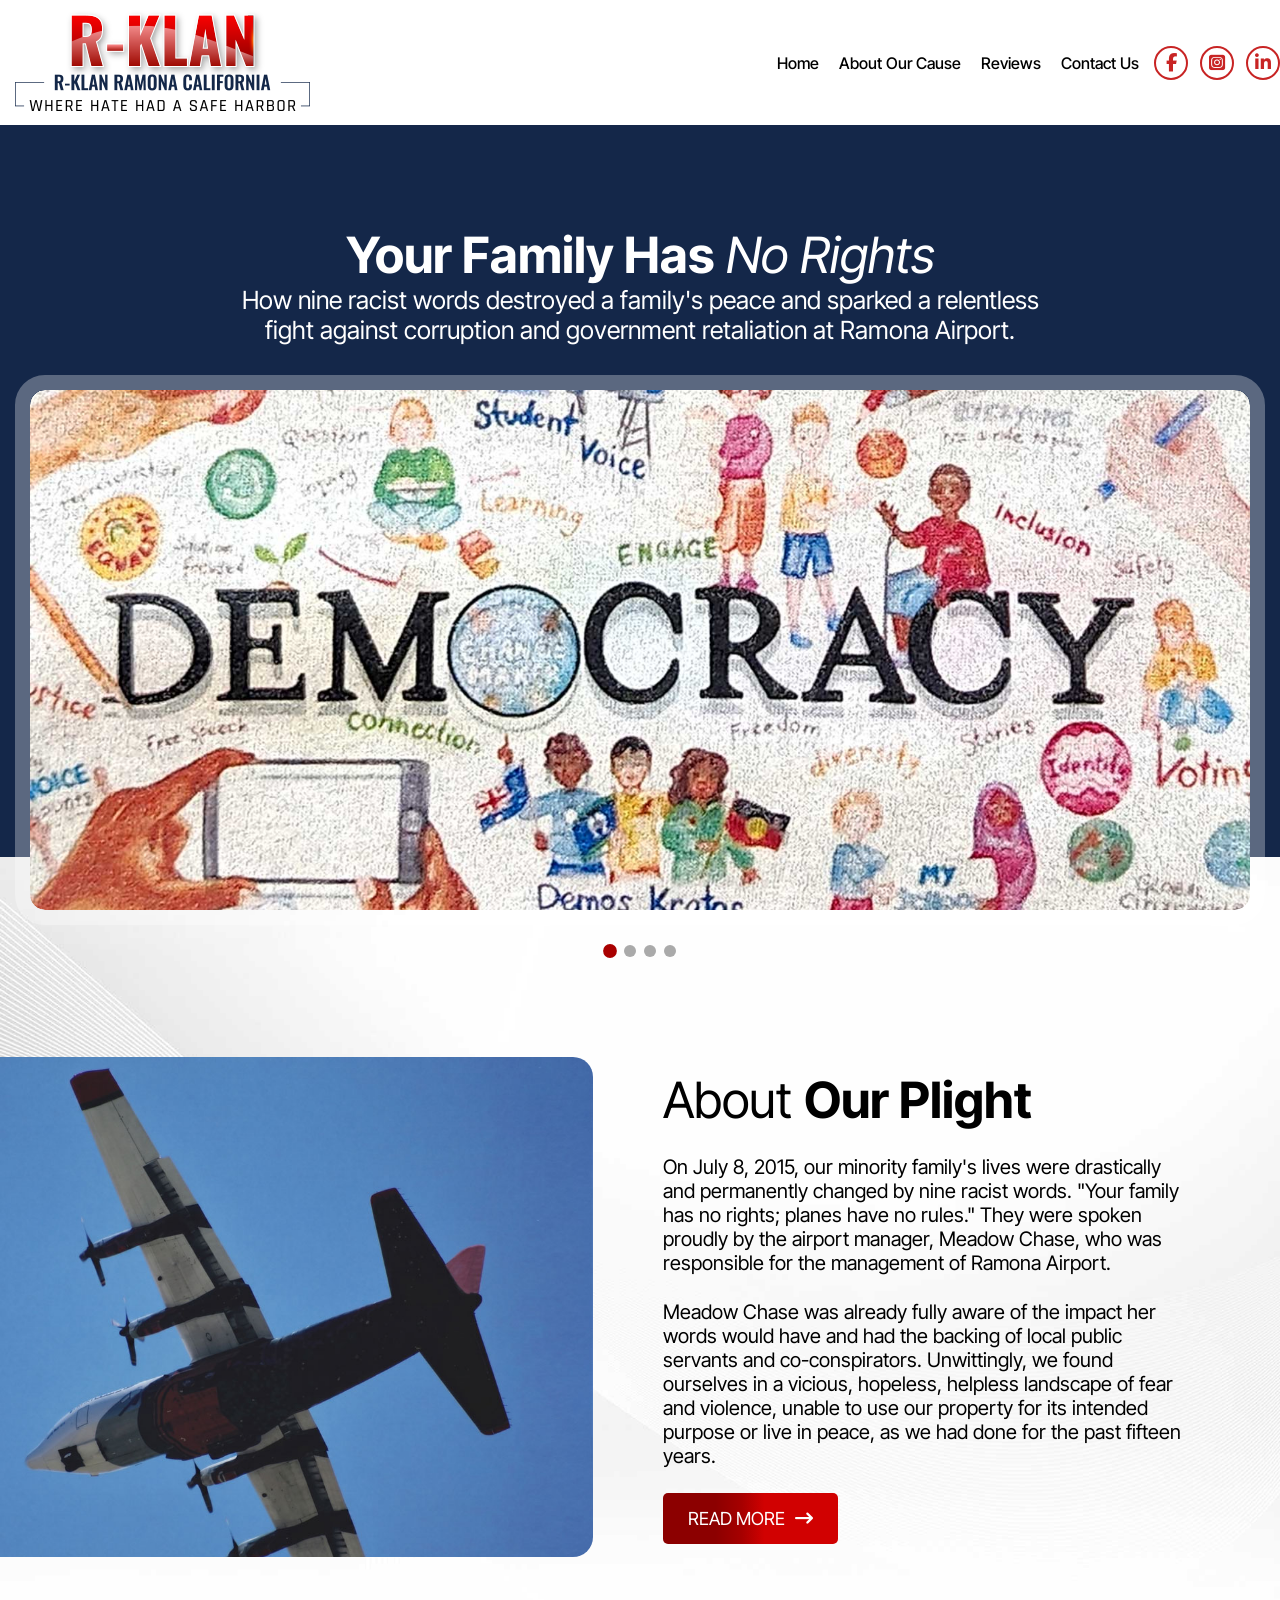
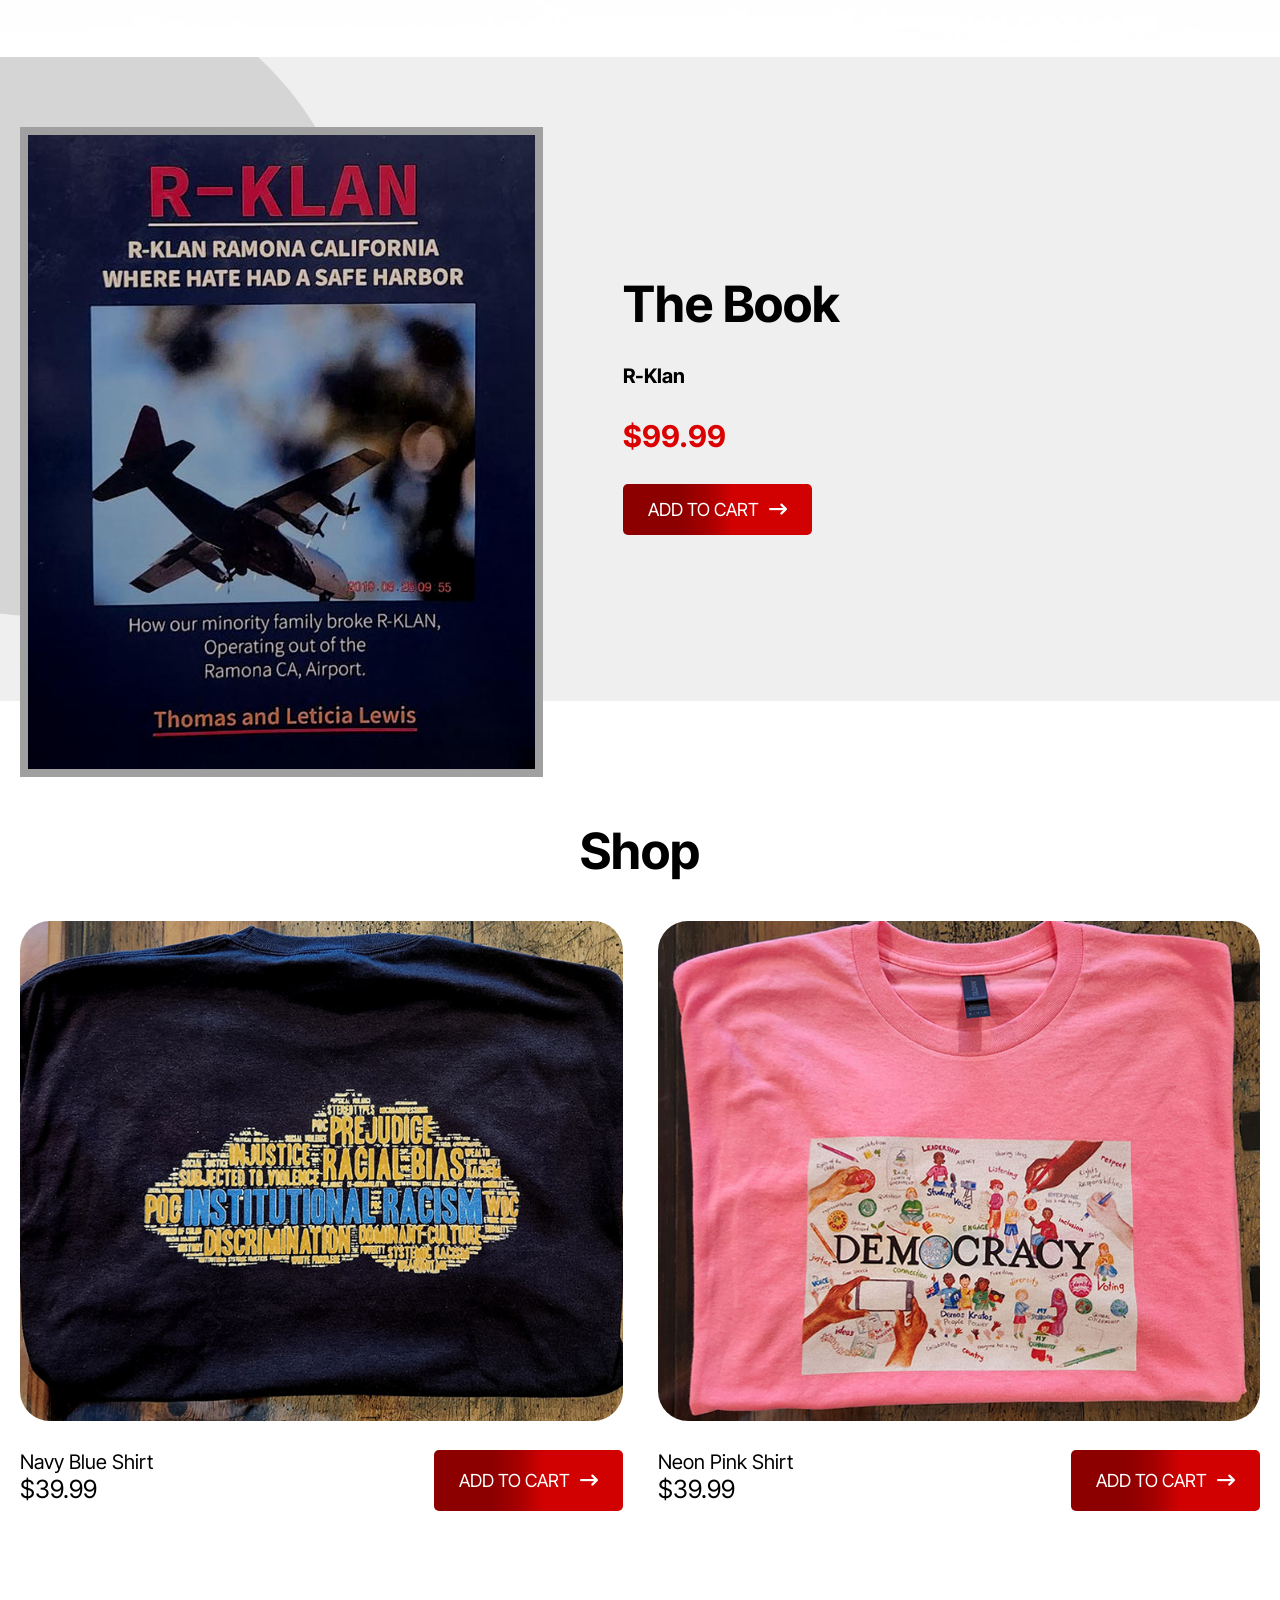
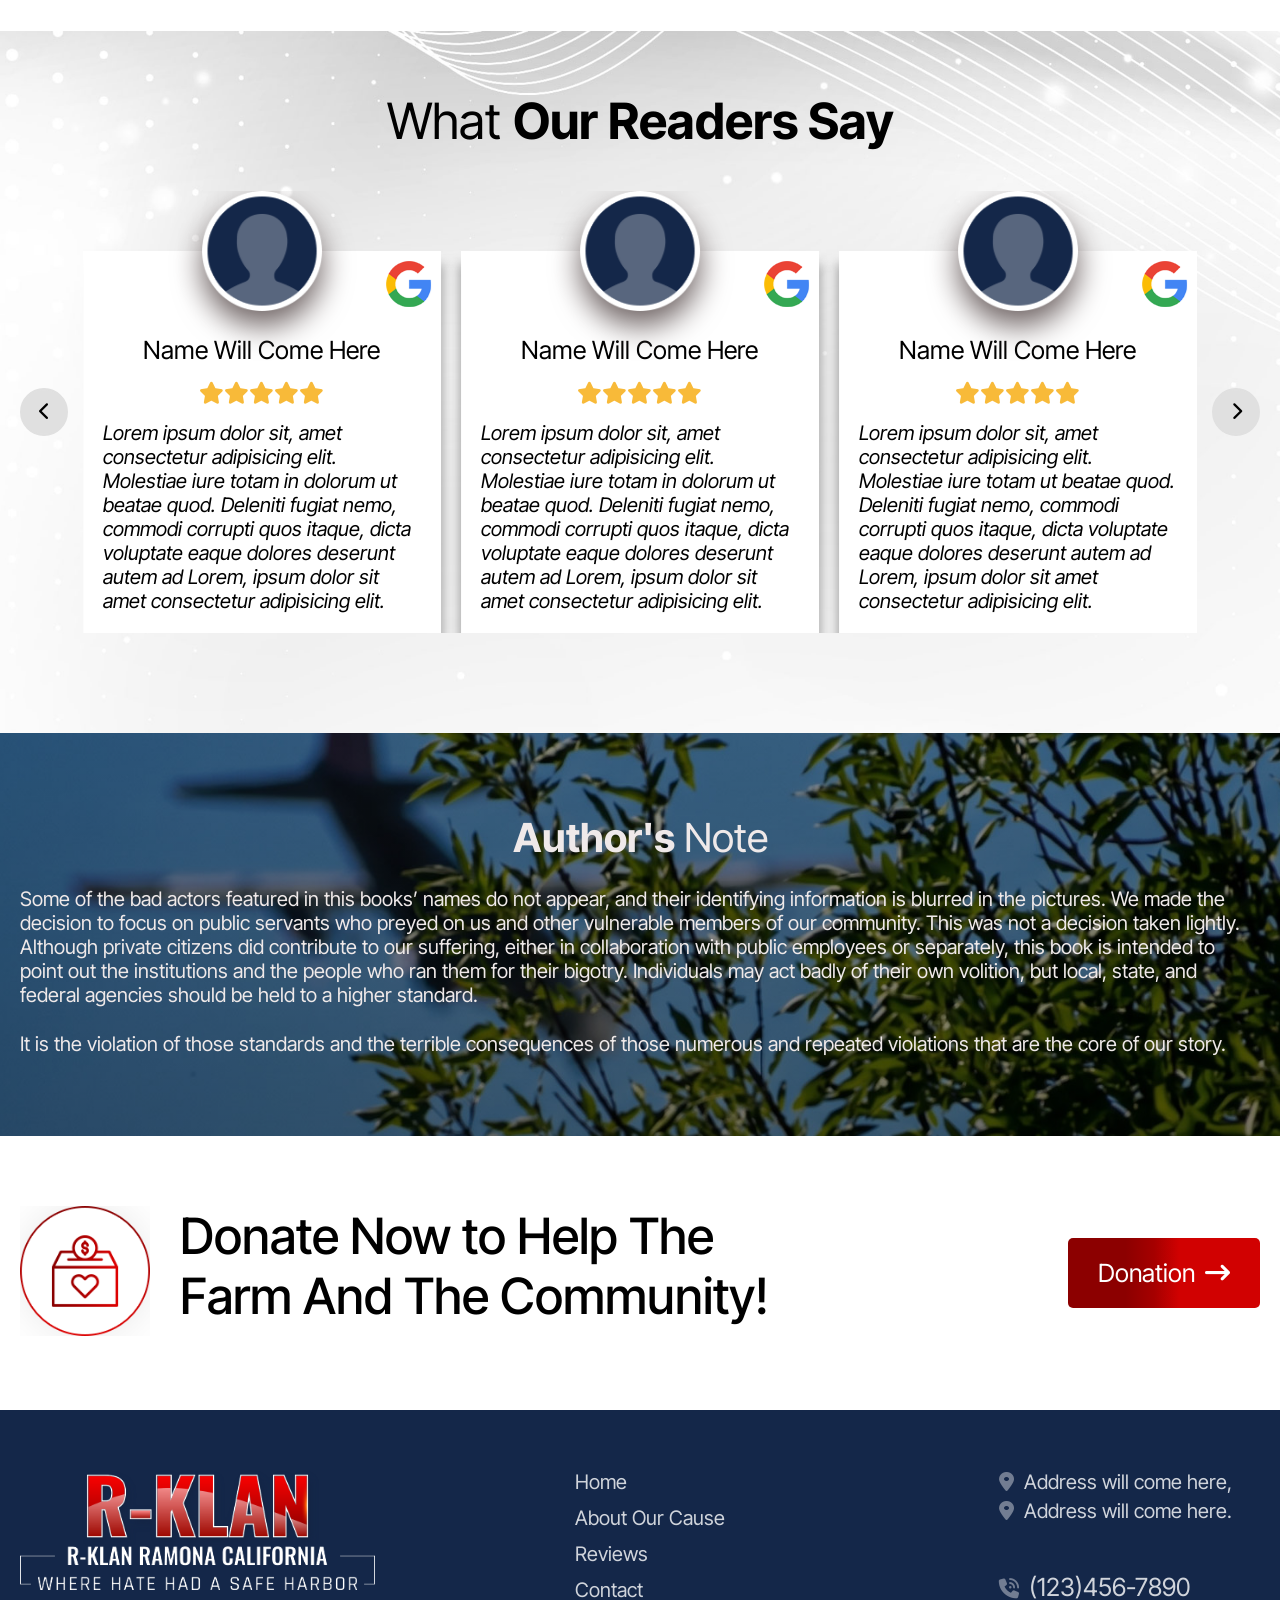
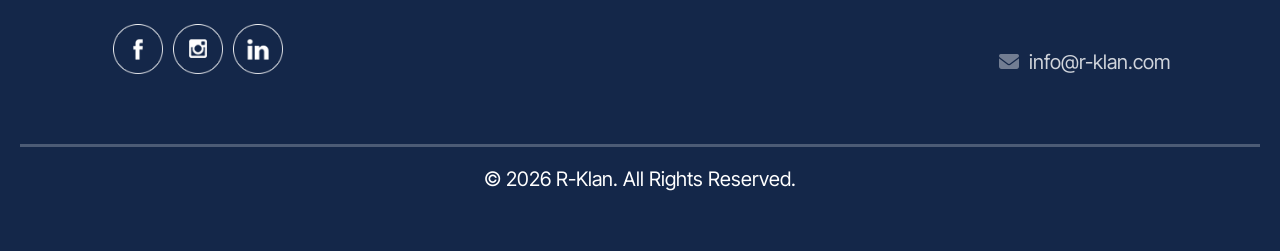
<file: index.html>
<!DOCTYPE html>
<html lang="en">

<head>
    <meta charset="UTF-8">
    <meta name="viewport" content="width=device-width, initial-scale=1.0">
    <title>R-klan</title>
    <link rel="stylesheet" href="css/style.css">
    <link rel="stylesheet" href="css/responsive.css">
    <link rel="stylesheet" href="https://cdnjs.cloudflare.com/ajax/libs/font-awesome/6.7.2/css/all.min.css">
    <script src="js/script.js" defer></script>
</head>
<body>

    <!-- Nav-Bar -->
      <!-- Nav-Bar -->
<header id="nav-bar">
    <div class="container">
        <div class="logo">
            <figure>
                <div class="img">
                    <a href="index.html"><img src="image/home/nav-logo.png" alt="Logo"></a>
                </div>
            </figure>
        </div>

        <div class="said" id="navSaid">
            <div class="text">
                <ul>
                    <li><a href="index.html">Home</a></li>
                    <li><a href="about.html">About Our Cause</a></li>
                    <li><a href="reviews.html">Reviews</a></li>
                    <li><a href="contact.html">Contact Us</a></li>
                </ul>
            </div>
            <div class="icon">
                <i class="fa-brands fa-facebook-f"></i>
                <i class="fa-brands fa-square-instagram"></i>
                <i class="fa-brands fa-linkedin-in"></i>
            </div>
        </div>

        <button class="menu-toggle" id="menuToggle" type="button" aria-label="Toggle menu" aria-expanded="false">
            <span class="icon-bars">
                <span></span>
                <span></span>
                <span></span>
            </span>
            <span class="icon-close">&times;</span>
        </button>
    </div>
</header>
    <!-- Nav-Bar -->

    <!-- democracy  -->
     <section id="democracy">
    <div class="container">

        <div class="contents">
            <h1><b>Your Family Has</b> <i>No Rights</i></h1>
            <p>
                How nine racist words destroyed a family's peace and sparked a relentless fight against corruption
                and government retaliation at Ramona Airport.
            </p>
        </div>

        <div class="slider">
            <div class="images" id="sliderWrapper">
                <div class="slider-track" id="sliderTrack">
                    <div class="image">
                        <figure><img src="image/home/Democracy.jpg" alt="Slide 1" draggable="false"></figure>
                    </div>
                    <div class="image">
                        <figure><img src="image/home/imageslider1.jpg" alt="Slide 2" draggable="false"></figure>
                    </div>
                    <div class="image">
                        <figure><img src="image/home/imageslider2.jpg" alt="Slide 3" draggable="false"></figure>
                    </div>
                    <div class="image">
                        <figure><img src="image/home/imageslider3.jpg" alt="Slide 4" draggable="false"></figure>
                    </div>
                </div>
            </div>

            <div class="slider-dots" id="sliderDots">
                <button class="dot active" data-index="0" aria-label="Go to slide 1"></button>
                <button class="dot" data-index="1" aria-label="Go to slide 2"></button>
                <button class="dot" data-index="2" aria-label="Go to slide 3"></button>
                <button class="dot" data-index="3" aria-label="Go to slide 4"></button>
            </div>
        </div>
    </div>
</section>
    <!-- democracy  -->

    <!-- about -->
    <section id="about">
        <div class="row">
            <div class="image">

            </div>

            <div class="text">
                <div class="heading">
                    <h2>About <b>Our Plight</b></h2>
                </div>
                <div class="para">
                    <p>On July 8, 2015, our minority family's lives were drastically and permanently changed by nine
                        racist words. "Your family has no rights; planes have no rules." They were spoken proudly by
                        the airport manager, Meadow Chase, who was responsible for the management of Ramona Airport.
                    </p>
                    <p>Meadow Chase was already fully aware of the impact her words would have and had the backing
                        of local public servants and co-conspirators. Unwittingly, we found ourselves in a vicious,
                        hopeless, helpless landscape of fear and violence, unable to use our property for its
                        intended purpose or live in peace, as we had done for the past fifteen years.
                    </p>
                    <div class="btn">
                        <a href="#">READ MORE</a>
                    </div>
                </div>
            </div>
        </div>
    </section>
    <!-- about -->

    <!-- thebook -->

    <section id="book">
        <div class="container">
            <div class="content">
                <div class="image">
                    <figure>
                        <img src="image/home/Untitled-1.jpg" alt="">
                    </figure>
                </div>
                <div class="flex">
                    <div class="text">
                        <h2><b>The Book</b></h2>
                        <p><b>R-Klan</b></p>
                        <h3>$99.99</h3>
                    </div>
                    <div class="btn">
                        <a href="#">ADD TO CART</a>
                    </div>
                </div>
            </div>



        </div>
    </section>

    <!-- thebook -->

    <!-- shop -->

    <section id="shop">
        <div class="container">
            <h2><b>Shop</b></h2>
            <div class="contents">
                <div class="tshirt1">
                    <div class="image">
                        <figure>
                            <img src="image/home/t-shirt-1.jpg" alt="T-Shirt 1">
                        </figure>
                    </div>
                    <div class="text">
                        <div class="price">
                            <p>Navy Blue Shirt</p>
                            <h3>$39.99</h3>
                        </div>
                        <div class="btn">
                            <a href="#">ADD TO CART</a>
                        </div>
                    </div>
                </div>

                <div class="tshirt2">
                    <div class="image">
                        <figure>
                            <img src="image/home/t-shirt-2.jpg" alt="T-Shirt 2">
                        </figure>
                    </div>
                    <div class="text">
                        <div class="price">
                            <p>Neon Pink Shirt</p>
                            <h3>$39.99</h3>
                        </div>
                        <div class="btn">
                            <a href="#">ADD TO CART</a>
                        </div>
                    </div>
                </div>
            </div>
        </div>
    </section>


    <!-- shop -->


       <!-- review -->
<section id="review">
    <div class="container">
        <h2>What <b>Our Readers Say</b></h2>

        <div class="review-slider">
            <button class="review-arrow prev" id="reviewPrev" aria-label="Previous reviews">
                <i class="fa-solid fa-chevron-left"></i>
            </button>

            <div class="review-viewport" id="reviewViewport">
                <div class="review-track" id="reviewTrack">

                    <div class="box">
                        <div class="image">
                            <figure><img src="image/home/logo.png" alt="logo1"></figure>
                        </div>
                        <div class="text">
                            <h3>Name Will Come Here</h3>
                            <div class="icon">
                                <p><i class="fa-solid fa-star"></i></p>
                                <p><i class="fa-solid fa-star"></i></p>
                                <p><i class="fa-solid fa-star"></i></p>
                                <p><i class="fa-solid fa-star"></i></p>
                                <p><i class="fa-solid fa-star"></i></p>
                            </div>
                            <div class="position">
                                <figure><img src="image/home/google.png" alt="google"></figure>
                            </div>
                            <p><i>Lorem ipsum dolor sit, amet consectetur adipisicing elit. Molestiae iure totam in
                                    dolorum ut beatae quod. Deleniti fugiat nemo, commodi corrupti quos itaque, dicta
                                    voluptate eaque dolores deserunt autem ad Lorem, ipsum dolor sit amet consectetur
                                    adipisicing elit.</i></p>
                        </div>
                    </div>

                    <div class="box">
                        <div class="image">
                            <figure><img src="image/home/logo.png" alt="logo1"></figure>
                        </div>
                        <div class="text">
                            <h3>Name Will Come Here</h3>
                            <div class="icon">
                                <p><i class="fa-solid fa-star"></i></p>
                                <p><i class="fa-solid fa-star"></i></p>
                                <p><i class="fa-solid fa-star"></i></p>
                                <p><i class="fa-solid fa-star"></i></p>
                                <p><i class="fa-solid fa-star"></i></p>
                            </div>
                            <div class="position">
                                <figure><img src="image/home/google.png" alt="google"></figure>
                            </div>
                            <p><i>Lorem ipsum dolor sit, amet consectetur adipisicing elit. Molestiae iure totam in
                                    dolorum ut beatae quod. Deleniti fugiat nemo, commodi corrupti quos itaque, dicta
                                    voluptate eaque dolores deserunt autem ad Lorem, ipsum dolor sit amet consectetur
                                    adipisicing elit.</i></p>
                        </div>
                    </div>

                    <div class="box">
                        <div class="image">
                            <figure><img src="image/home/logo.png" alt="logo1"></figure>
                        </div>
                        <div class="text">
                            <h3>Name Will Come Here</h3>
                            <div class="icon">
                                <p><i class="fa-solid fa-star"></i></p>
                                <p><i class="fa-solid fa-star"></i></p>
                                <p><i class="fa-solid fa-star"></i></p>
                                <p><i class="fa-solid fa-star"></i></p>
                                <p><i class="fa-solid fa-star"></i></p>
                            </div>
                            <div class="position">
                                <figure><img src="image/home/google.png" alt="google"></figure>
                            </div>
                            <p><i>Lorem ipsum dolor sit, amet consectetur adipisicing elit. Molestiae iure totam
                                    ut beatae quod. Deleniti fugiat nemo, commodi corrupti quos itaque, dicta voluptate
                                    eaque dolores deserunt autem ad Lorem, ipsum dolor sit amet consectetur adipisicing
                                    elit.</i></p>
                        </div>
                    </div>

                    <div class="box">
                        <div class="image">
                            <figure><img src="image/home/logo.png" alt="logo1"></figure>
                        </div>
                        <div class="text">
                            <h3>Name Will Come Here</h3>
                            <div class="icon">
                                <p><i class="fa-solid fa-star"></i></p>
                                <p><i class="fa-solid fa-star"></i></p>
                                <p><i class="fa-solid fa-star"></i></p>
                                <p><i class="fa-solid fa-star"></i></p>
                                <p><i class="fa-solid fa-star"></i></p>
                            </div>
                            <div class="position">
                                <figure><img src="image/home/google.png" alt="google"></figure>
                            </div>
                            <p><i>Lorem ipsum dolor sit, amet consectetur adipisicing elit. Molestiae iure totam in
                                    dolorum ut beatae quod. Deleniti fugiat nemo, commodi corrupti quos itaque, dicta
                                    voluptate eaque dolores deserunt autem ad Lorem, ipsum dolor sit amet consectetur
                                    adipisicing elit.</i></p>
                        </div>
                    </div>

                    <div class="box">
                        <div class="image">
                            <figure><img src="image/home/logo.png" alt="logo1"></figure>
                        </div>
                        <div class="text">
                            <h3>Name Will Come Here</h3>
                            <div class="icon">
                                <p><i class="fa-solid fa-star"></i></p>
                                <p><i class="fa-solid fa-star"></i></p>
                                <p><i class="fa-solid fa-star"></i></p>
                                <p><i class="fa-solid fa-star"></i></p>
                                <p><i class="fa-solid fa-star"></i></p>
                            </div>
                            <div class="position">
                                <figure><img src="image/home/google.png" alt="google"></figure>
                            </div>
                            <p><i>Lorem ipsum dolor sit, amet consectetur adipisicing elit. Molestiae iure totam in
                                    dolorum ut beatae quod. Deleniti fugiat nemo, commodi corrupti quos itaque, dicta
                                    voluptate eaque dolores deserunt autem ad Lorem, ipsum dolor sit amet consectetur
                                    adipisicing elit.</i></p>
                        </div>
                    </div>

                    <div class="box">
                        <div class="image">
                            <figure><img src="image/home/logo.png" alt="logo1"></figure>
                        </div>
                        <div class="text">
                            <h3>Name Will Come Here</h3>
                            <div class="icon">
                                <p><i class="fa-solid fa-star"></i></p>
                                <p><i class="fa-solid fa-star"></i></p>
                                <p><i class="fa-solid fa-star"></i></p>
                                <p><i class="fa-solid fa-star"></i></p>
                                <p><i class="fa-solid fa-star"></i></p>
                            </div>
                            <div class="position">
                                <figure><img src="image/home/google.png" alt="google"></figure>
                            </div>
                            <p><i>Lorem ipsum dolor sit, amet consectetur adipisicing elit. Molestiae iure totam
                                    ut beatae quod. Deleniti fugiat nemo, commodi corrupti quos itaque, dicta voluptate
                                    eaque dolores deserunt autem ad Lorem, ipsum dolor sit amet consectetur adipisicing
                                    elit.</i></p>
                        </div>
                    </div>

                </div>
            </div>

            <button class="review-arrow next" id="reviewNext" aria-label="Next reviews">
                <i class="fa-solid fa-chevron-right"></i>
            </button>
        </div>
    </div>
</section>
<!-- review -->

    <!-- note -->

    <section id="note">
        <h2><b>Author's</b> Note</h2>
        <div class="container">
            <p>Some of the bad actors featured in this books’ names do not appear, and their identifying information is
                blurred in the pictures. We made the decision to focus on public servants who preyed on us and other
                vulnerable members of our community. This was not a decision taken lightly. Although private citizens
                did contribute to our suffering, either in collaboration with public employees or separately, this book
                is intended to point out the institutions and the people who ran them for their bigotry. Individuals may
                act badly of their own volition, but local, state, and federal agencies should be held to a higher
                standard.</p>
            <p>It is the violation of those standards and the terrible consequences of those numerous and repeated
                violations that are the core of our story.</p>
        </div>
    </section>


    <!-- note -->

    <!-- donate -->

    <section id="donate">
        <div class="container">
            <div class="content">
                <div class="image">
                    <figure>
                        <img src="image/home/fonation-logo.png" alt="donation">
                    </figure>
                </div>
                <div class="text">
                    <h2>Donate Now to Help The</h2>
                    <h2>Farm And The Community!</h2>
                </div>
            </div>
            <div class="btn">
                <a href="#">Donation</a>
            </div>
        </div>
    </section>


    <!-- donate -->

    <!-- footer -->

    <footer>
        <div class="container">
            <div class="contents">
                <div class="content1">
                    <div class="image">
                        <figure>
                            <a href="index.html"><img src="image/home/foot-logo.png" alt="logo" class="logo"></a>
                        </figure>
                        <figure>
                            <div class="icon">
                                <img src="image/home/foot-facebook.png" alt="">
                                <img src="image/home/foot-insta.png" alt="">
                                <img src="image/home/foot-linkden.png" alt="">
                            </div>
                        </figure>
                    </div>
                </div>
                <div class="content2">
                    <ul>
                        <li><a href="index.html">Home</a></li>
                        <li><a href="about.html">About Our Cause</a></li>
                        <li><a href="reviews.html">Reviews</a></li>
                        <li><a href="contact.html">Contact</a></li>
                    </ul>
                </div>
                <div class="content3">
                    <div class="address">
                        <p>Address will come here,</p>
                        <p>Address will come here.</p>
                    </div>
                    <h3>(123)456-7890</h3>
                    <p>info@r-klan.com</p>
                </div>
            </div>
            <div class="copyright">
                <p>© 2026 R-Klan. All Rights Reserved.</p>
            </div>
        </div>
    </footer>
    <!-- footer -->
</body>

</html>
</file>
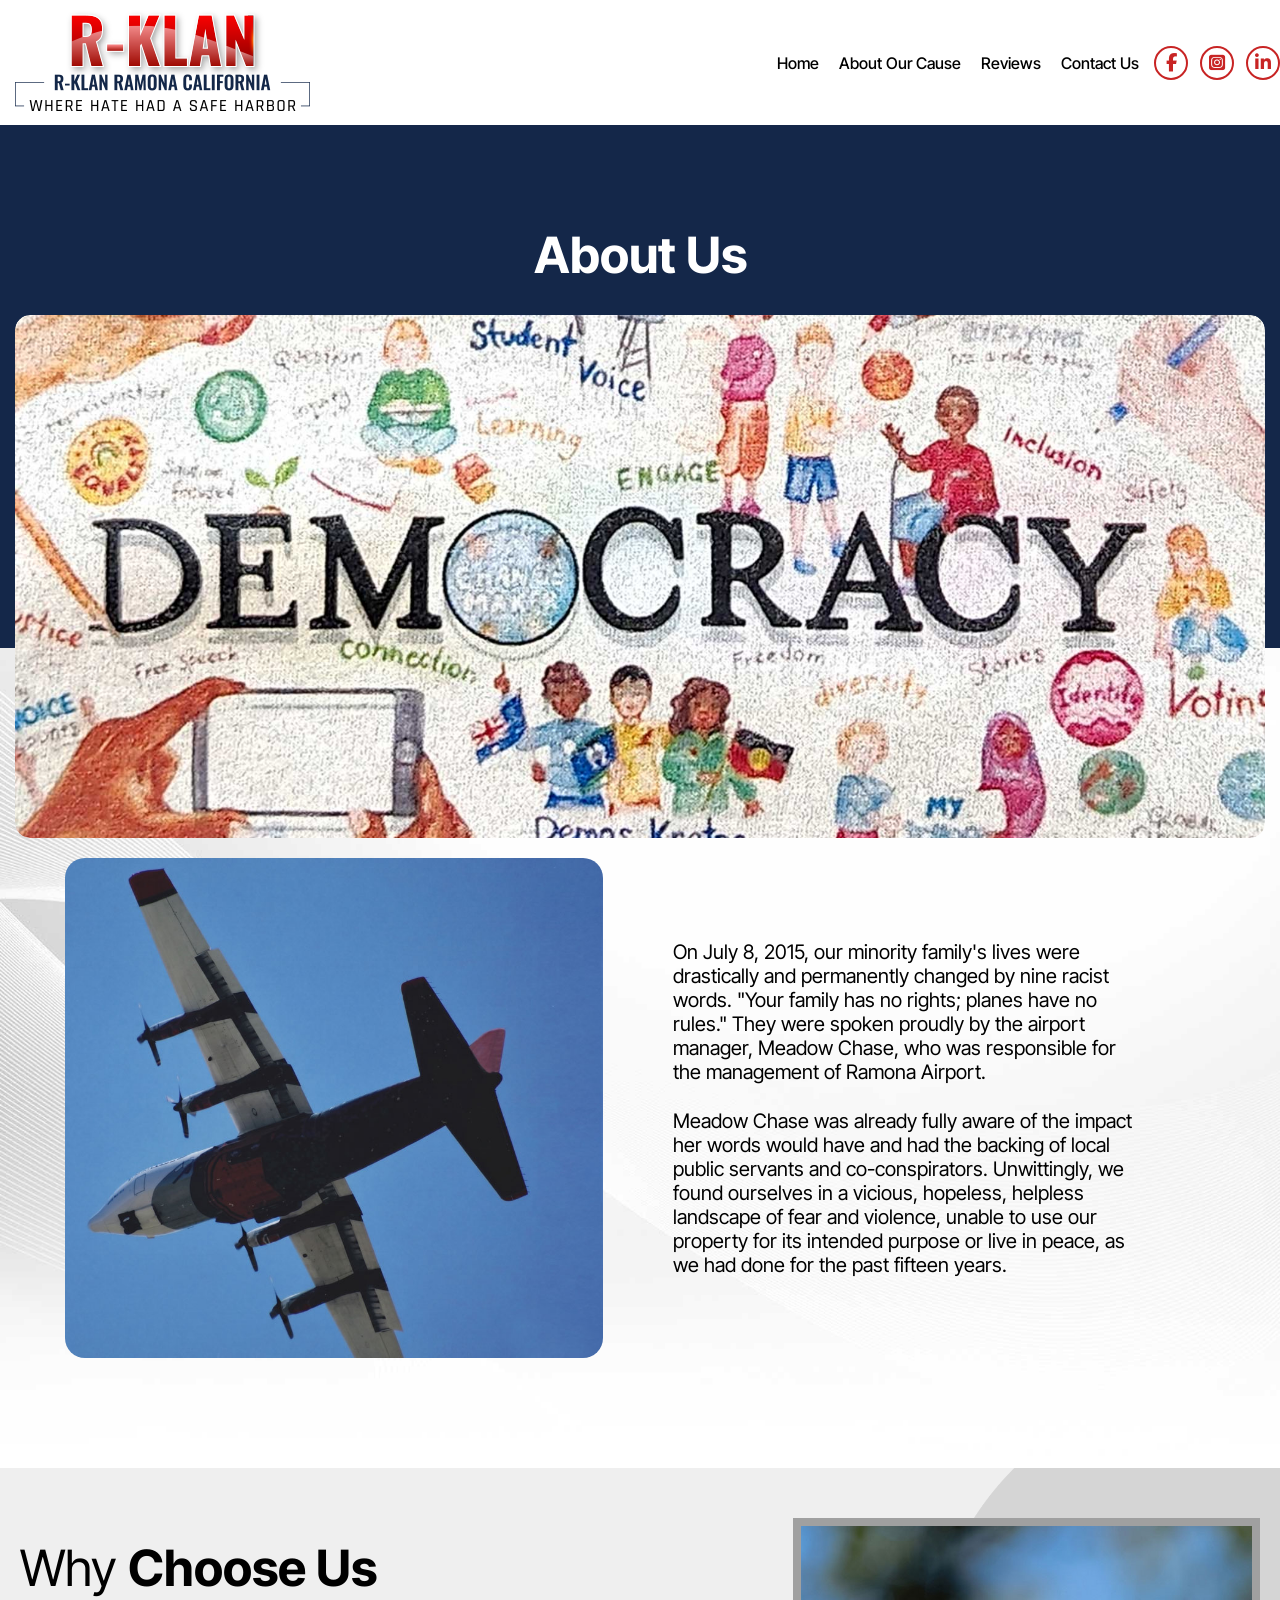
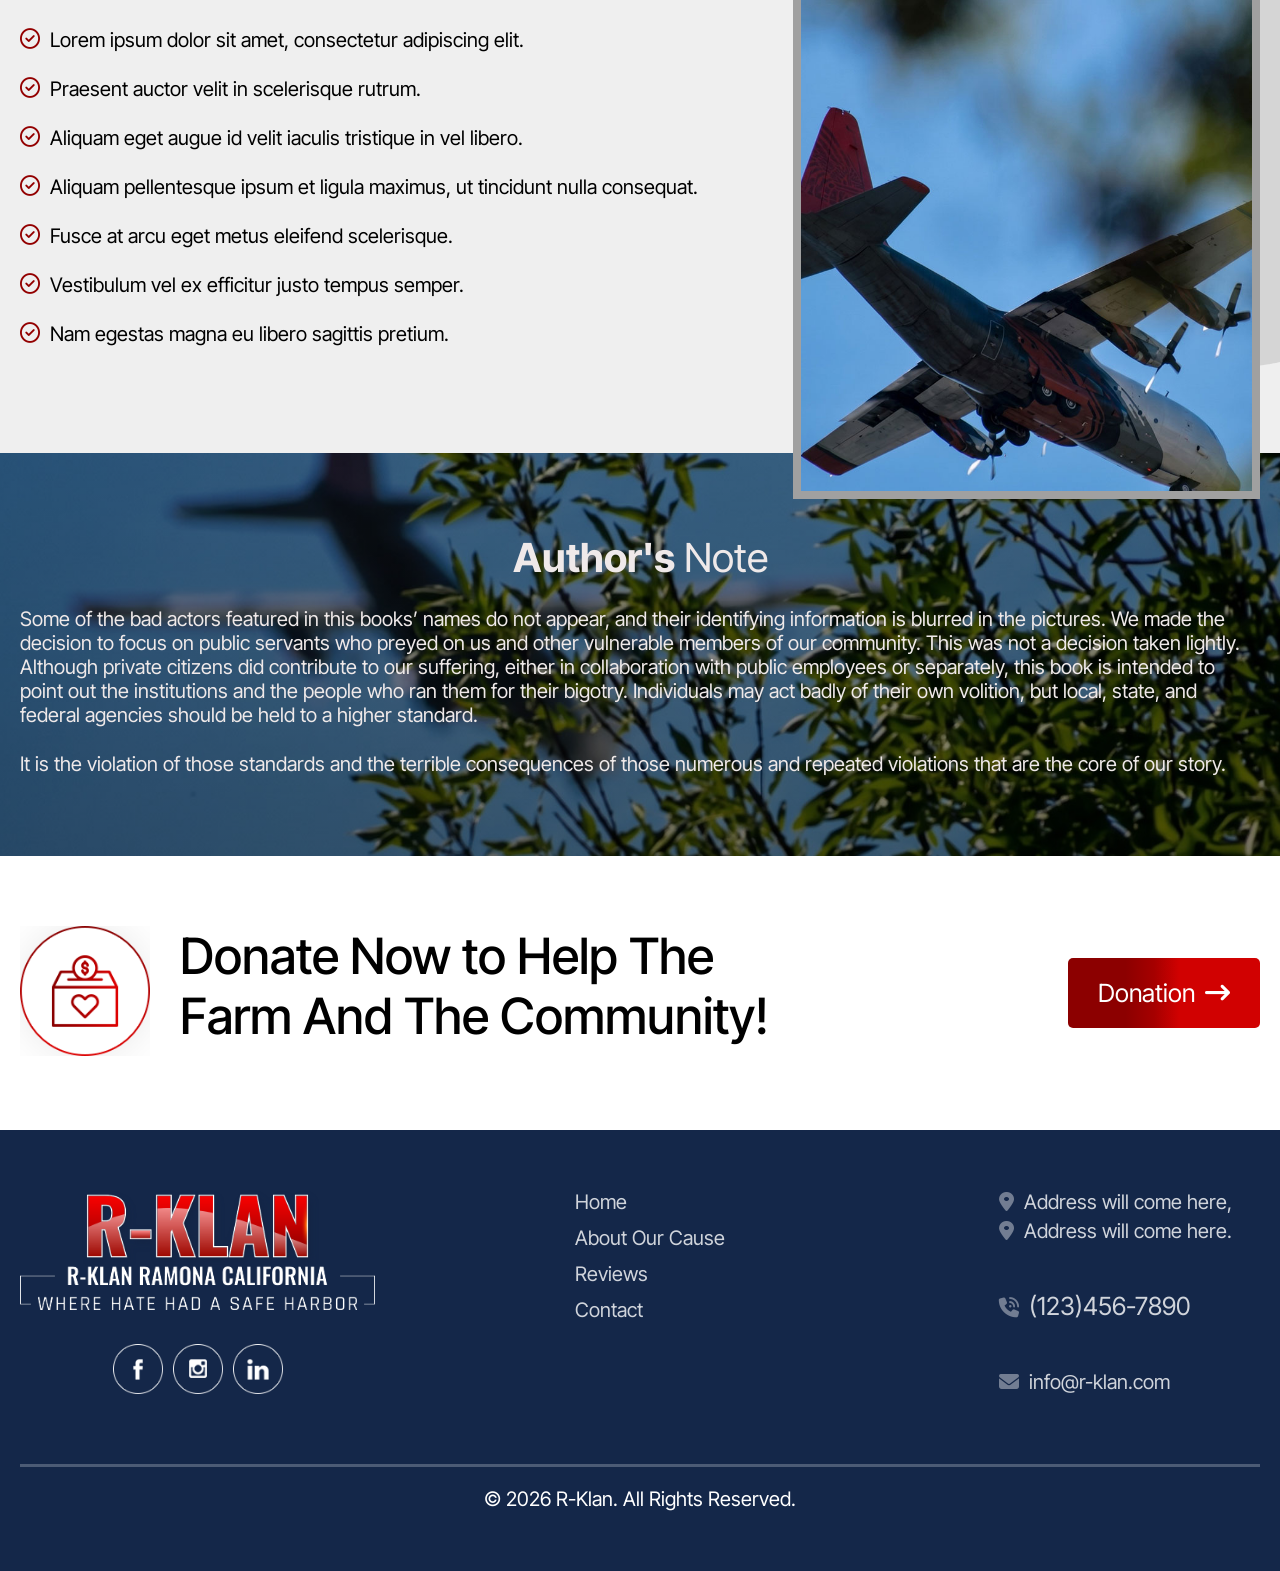
<file: about.html>
<!DOCTYPE html>
<html lang="en">

<head>
    <meta charset="UTF-8">
    <meta name="viewport" content="width=device-width, initial-scale=1.0">
    <title>R-klan</title>
    <link rel="stylesheet" href="css/style.css">
    <link rel="stylesheet" href="css/responsive.css">
    <link rel="stylesheet" href="https://cdnjs.cloudflare.com/ajax/libs/font-awesome/6.7.2/css/all.min.css">
</head>

<body>

    <!-- Nav-Bar -->
    <header id="nav-bar">
        <div class="container">
            <div class="logo">
                <figure>
                    <div class="img">  
                        <a href="index.html"><img src="image/home/nav-logo.png" alt="Logo"></a>
                    </div>
                </figure>
            </div>
            <div class="said">
                <div class="text">
                    <ul>
                        <li><a href="index.html">Home</a></li>
                        <li><a href="about.html">About Our Cause</a></li>
                        <li><a href="reviews.html">Reviews</a></li>
                        <li><a href="contact.html">Contact Us</a></li>
                    </ul>
                </div>
                <div class="icon">
                    <i class="fa-brands fa-facebook-f"></i>
                    <i class="fa-brands fa-square-instagram"></i>
                    <i class="fa-brands fa-linkedin-in"></i>
                </div>
            </div>
        </div>
    </header>
    <!-- Nav-Bar -->

    <!-- democracy  -->

    <section id="democracy">
        <div class="container">
            <div class="contents">
                <h1><b>About Us</b></h1>
            </div>
            <div class="image">
                <figure>
                    <img src="image/home/Democracy.jpg" alt="Democracy">
                </figure>
            </div>
        </div>
    </section>
    <!-- democracy  -->

    <!-- about -->
    <section id="about">
        <div class="container">
            <div class="image flight">

            </div>

            <div class="text text2">
                    <p>On July 8, 2015, our minority family's lives were drastically and permanently changed by nine
                        racist words. "Your family has no rights; planes have no rules." They were spoken proudly by
                        the airport manager, Meadow Chase, who was responsible for the management of Ramona Airport.
                    </p>
                    <p>Meadow Chase was already fully aware of the impact her words would have and had the backing
                        of local public servants and co-conspirators. Unwittingly, we found ourselves in a vicious,
                        hopeless, helpless landscape of fear and violence, unable to use our property for its
                        intended purpose or live in peace, as we had done for the past fifteen years.
                    </p>
            </div>
        </div>
    </section>
    <!-- about -->

    <!-- choose -->

    <section id="choose">
        <div class="container">
            <div class="contents">
                <div class="text">
                    <div class="heading">
                        <h2>Why <b>Choose Us</b></h2>
                    </div>
                    <div class="points">
                        <p>Lorem ipsum dolor sit amet, consectetur adipiscing elit.</p>
                        <p>Praesent auctor velit in scelerisque rutrum.</p>
                        <p>Aliquam eget augue id velit iaculis tristique in vel libero.</p>
                        <p>Aliquam pellentesque ipsum et ligula maximus, ut tincidunt nulla consequat.</p>
                        <p>Fusce at arcu eget metus eleifend scelerisque.</p>
                        <p>Vestibulum vel ex efficitur justo tempus semper.</p>
                        <p>Nam egestas magna eu libero sagittis pretium.</p>
                    </div>
                </div>

                <div class="image">
                    <figure>
                        <img src="image/home/choose-us.jpg" alt="" class="image">
                    </figure>
                </div>
            </div>
        </div>
    </section>
    <!-- choose -->

    <!-- note -->

    <section id="note">
        <h2><b>Author's</b> Note</h2>
        <div class="container">
            <p>Some of the bad actors featured in this books’ names do not appear, and their identifying information is
                blurred in the pictures. We made the decision to focus on public servants who preyed on us and other
                vulnerable members of our community. This was not a decision taken lightly. Although private citizens
                did contribute to our suffering, either in collaboration with public employees or separately, this book
                is intended to point out the institutions and the people who ran them for their bigotry. Individuals may
                act badly of their own volition, but local, state, and federal agencies should be held to a higher
                standard.</p>
            <p>It is the violation of those standards and the terrible consequences of those numerous and repeated
                violations that are the core of our story.</p>
        </div>
    </section>


    <!-- note -->

    <!-- donate -->

    <section id="donate">
        <div class="container">
            <div class="content">
                <div class="image">
                    <figure>
                        <img src="image/home/fonation-logo.png" alt="donation">
                    </figure>
                </div>
                <div class="text">
                    <h2>Donate Now to Help The</h2>
                    <h2>Farm And The Community!</h2>
                </div>
            </div>
            <div class="btn">
                <a href="#">Donation</a>
            </div>
        </div>
    </section>


    <!-- donate -->

    <!-- footer -->

    <footer>
        <div class="container">
            <div class="contents">
                <div class="content1">
                    <div class="image">
                        <figure>
                           <a href="index.html"><img src="image/home/foot-logo.png" alt="logo" class="logo"></a>
                        </figure>
                        <figure>
                            <div class="icon">
                                <img src="image/home/foot-facebook.png" alt="">
                                <img src="image/home/foot-insta.png" alt="">
                                <img src="image/home/foot-linkden.png" alt="">
                            </div>
                        </figure>
                    </div>
                </div>
                <div class="content2">
                    <ul>
                        <li><a href="index.html">Home</a></li>
                        <li><a href="about.html">About Our Cause</a></li>
                        <li><a href="reviews.html">Reviews</a></li>
                        <li><a href="contact.html">Contact</a></li>
                    </ul>
                </div>
                <div class="content3">
                    <div class="address">
                        <p>Address will come here,</p>
                        <p>Address will come here.</p>
                    </div>
                    <h3>(123)456-7890</h3>
                    <p>info@r-klan.com</p>
                </div>
            </div>
            <div class="copyright">
                <p>© 2026 R-Klan. All Rights Reserved.</p>
            </div>
        </div>
    </footer>
    <!-- footer -->
</body>

</html>
</file>
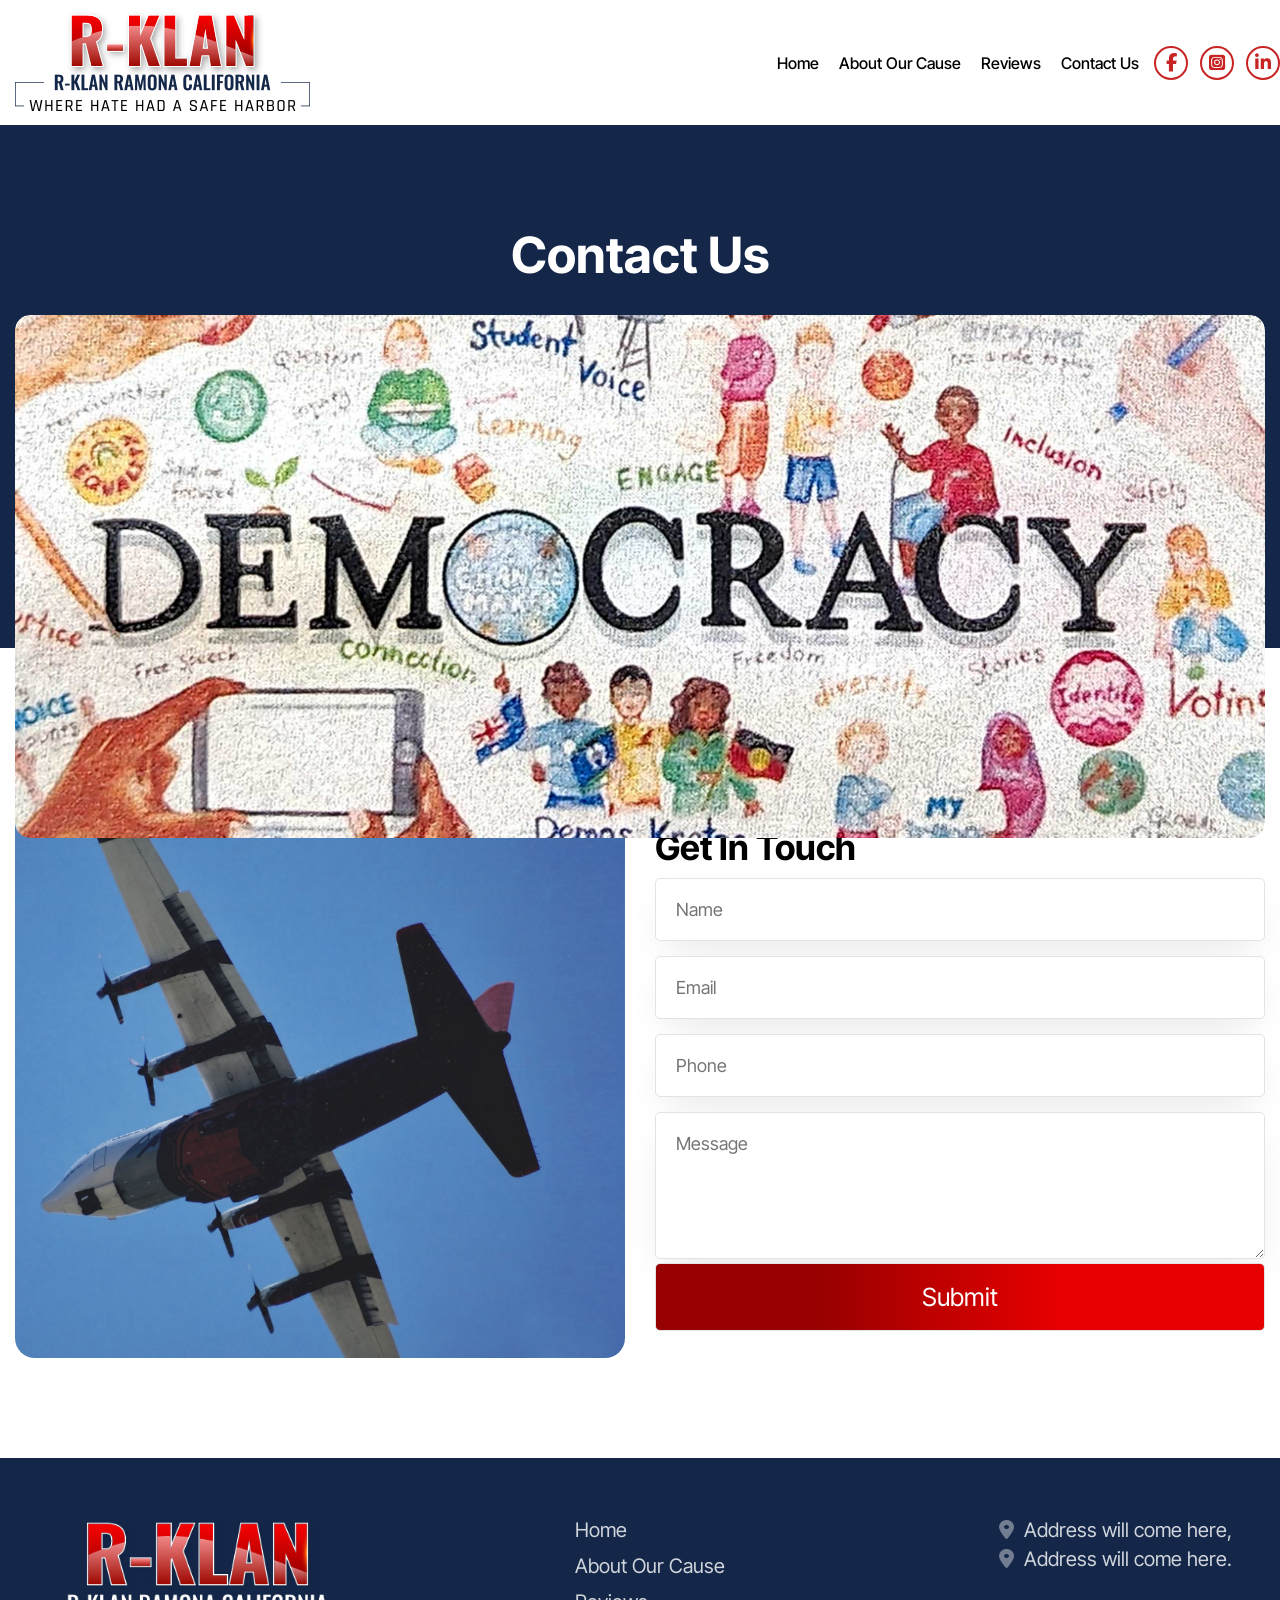
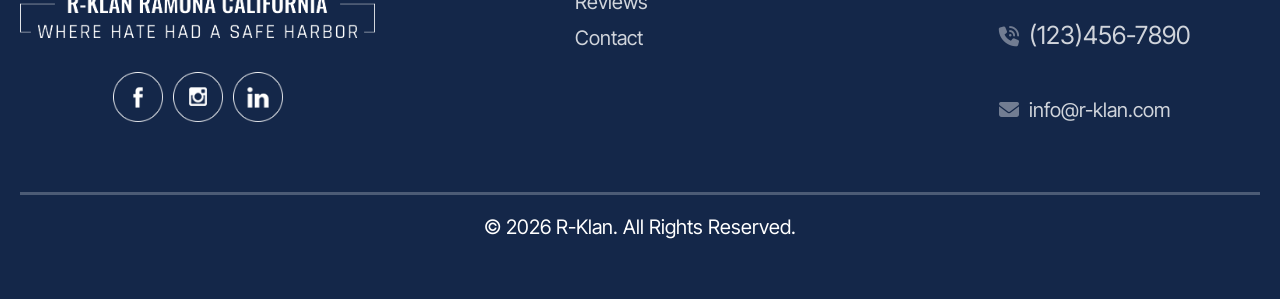
<file: contact.html>
<!DOCTYPE html>
<html lang="en">

<head>
    <meta charset="UTF-8">
    <meta name="viewport" content="width=device-width, initial-scale=1.0">
    <title>R-klan</title>
    <link rel="stylesheet" href="css/style.css">
    <link rel="stylesheet" href="css/responsive.css">
    <link rel="stylesheet" href="https://cdnjs.cloudflare.com/ajax/libs/font-awesome/6.7.2/css/all.min.css">
</head>
 
<body>
    <!-- Nav-Bar -->
    <header id="nav-bar">
        <div class="container">
            <div class="logo">
                <figure>
                    <div class="img">
                        <a href="index.html"><img src="image/home/nav-logo.png" alt="Logo"></a>
                    </div>
                </figure>
            </div>
            <div class="said">
                <div class="text">
                    <ul>
                        <li><a href="index.html">Home</a></li>
                        <li><a href="about.html">About Our Cause</a></li>
                        <li><a href="reviews.html">Reviews</a></li>
                        <li><a href="contact.html">Contact Us</a></li>
                    </ul>
                </div>
                <div class="icon">
                    <i class="fa-brands fa-facebook-f"></i>
                    <i class="fa-brands fa-square-instagram"></i>
                    <i class="fa-brands fa-linkedin-in"></i>
                </div> 
            </div>
        </div>
    </header>
    <!-- Nav-Bar -->

    <!-- democracy  -->

    <section id="democracy">
        <div class="container">
            <div class="contents">
                <h1><b>Contact Us</b></h1>
            </div>
            <div class="image">
                <figure>
                    <img src="image/home/Democracy.jpg" alt="Democracy">
                </figure>
            </div>
        </div>
    </section>
    <!-- democracy  -->

    <section id="contact" >
        <div class="container">
            <div class="flight">
            </div>

            <div class="text">
                <h2><b>Get In Touch</b></h2>
                <form action="#">
                    <div class="f-text">
                    <div >
                        <input type="text" class="cell-0" placeholder="Name">
                    </div>
                    <div>
                        <input type="text" class="cell-0" placeholder="Email">
                    </div>
                    <div>
                        <input type="number" class="cell-0" placeholder="Phone">
                    </div>
                    <div>
                        <textarea name="Message" class="cell-0" cols="8" rows="5" placeholder="Message"></textarea>
                        </div>
                        </div>
                        <div class="sum">
                    <input type="submit" placeholder="SBMIT" class="cell-1">
                    </div>
                </form>
            </div>
        </div>
    </section>
    <!-- Plight -->
    <!-- footer -->

    <footer>
        <div class="container">
            <div class="contents">
                <div class="content1">
                    <div class="image">
                        <figure>
                            <a href="index.html"><img src="image/home/foot-logo.png" alt="logo" class="logo"></a>
                        </figure>
                        <figure>
                            <div class="icon">
                                <img src="image/home/foot-facebook.png" alt="">
                                <img src="image/home/foot-insta.png" alt="">
                                <img src="image/home/foot-linkden.png" alt="">
                            </div>
                        </figure>
                    </div>
                </div>
                <div class="content2">
                    <ul>
                        <li><a href="index.html">Home</a></li>
                        <li><a href="about.html">About Our Cause</a></li>
                        <li><a href="reviews.html">Reviews</a></li>
                        <li><a href="contact.html">Contact</a></li>
                    </ul>
                </div>
                <div class="content3">
                    <div class="address">
                        <p>Address will come here,</p>
                        <p>Address will come here.</p>
                    </div>
                    <h3>(123)456-7890</h3>
                    <p>info@r-klan.com</p>
                </div>
            </div>
            <div class="copyright">
                <p>© 2026 R-Klan. All Rights Reserved.</p>
            </div>
        </div>
    </footer>
    <!-- footer -->
</body>

</html>
</file>
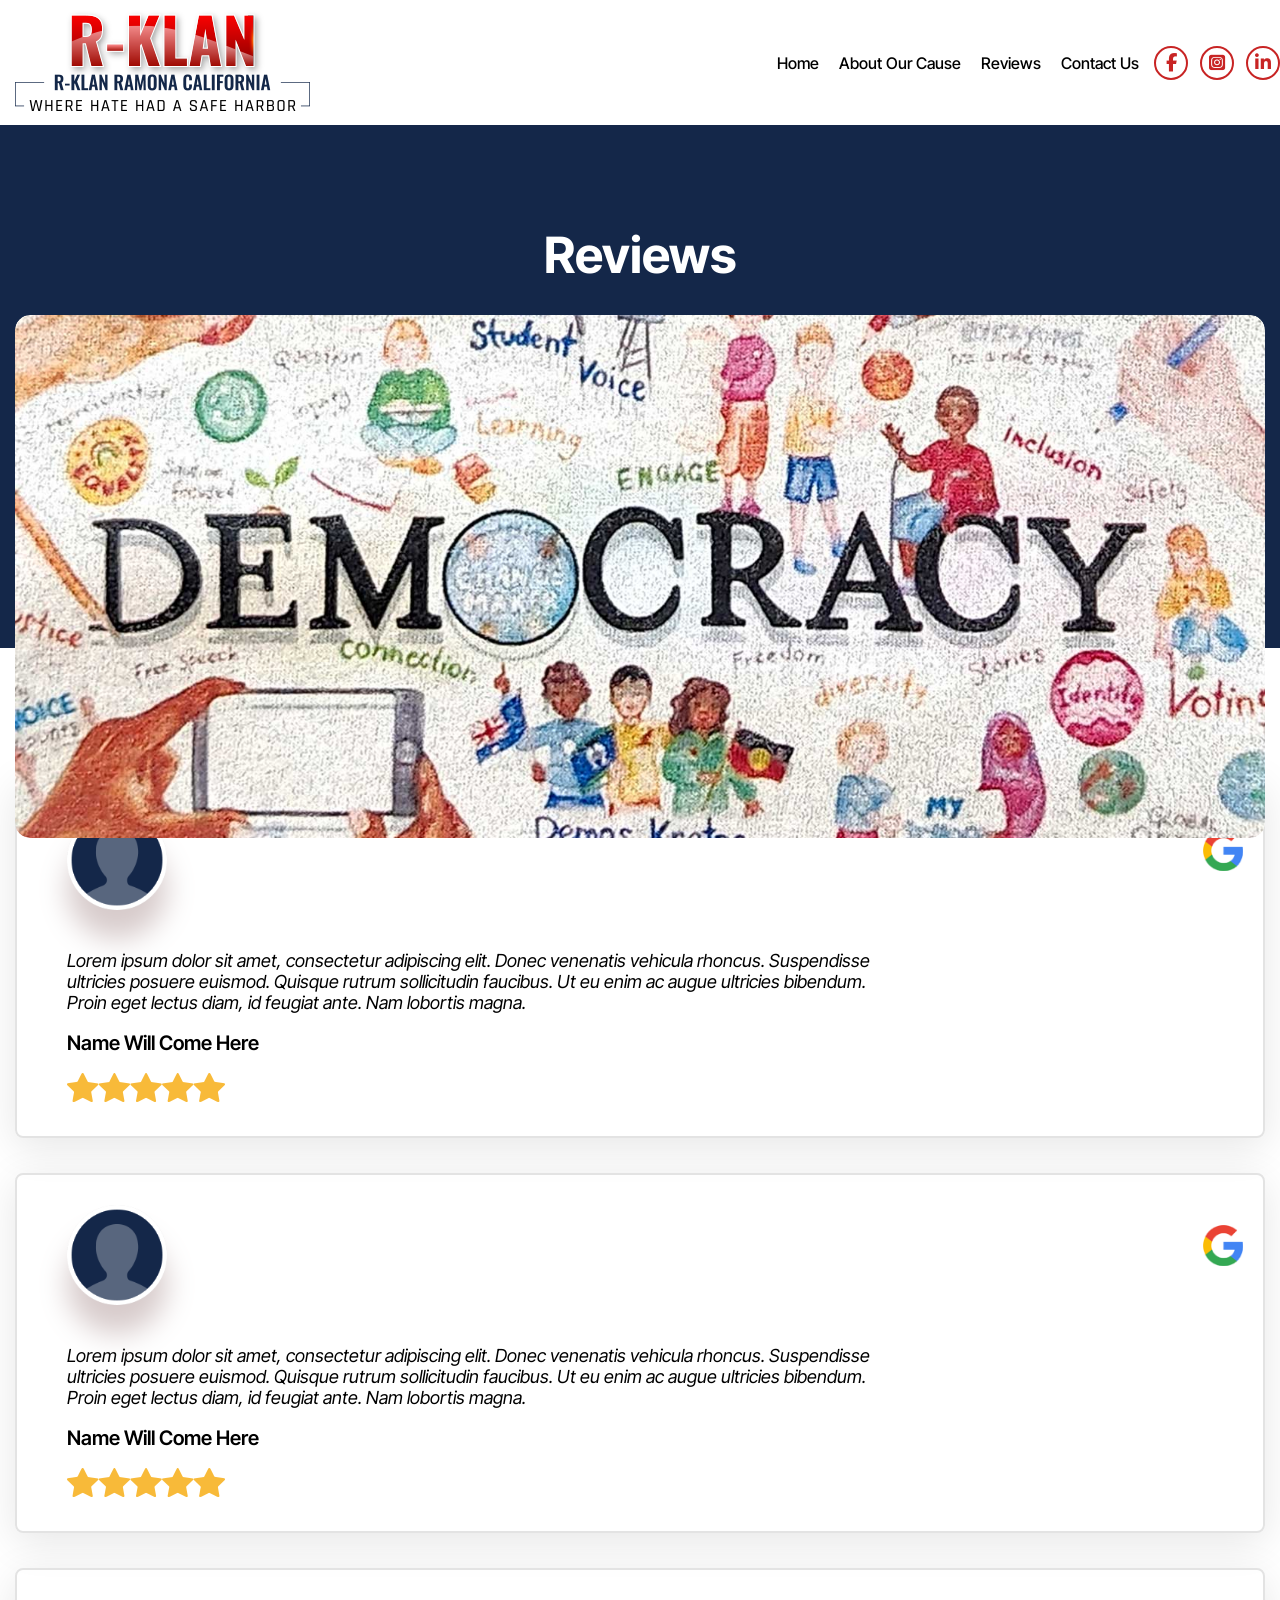
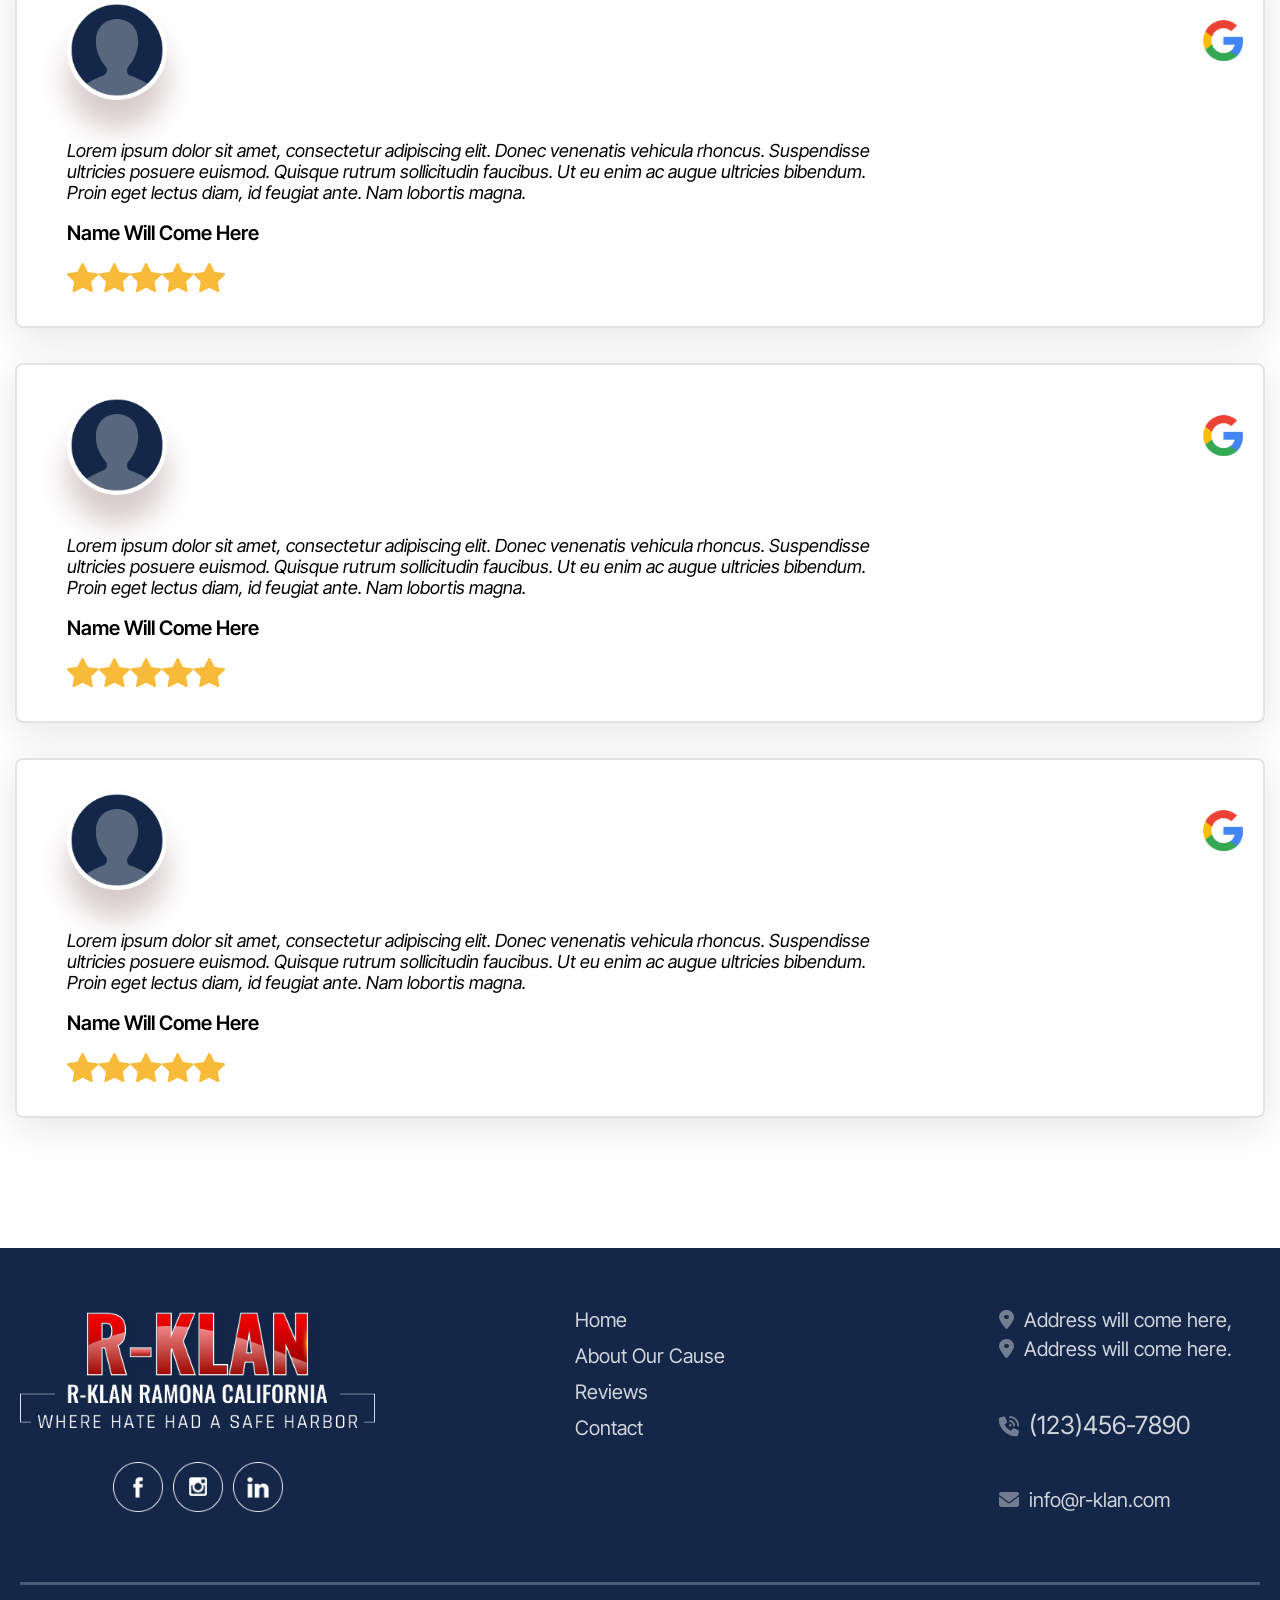
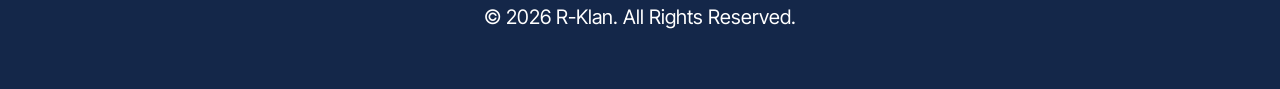
<file: reviews.html>
<!DOCTYPE html>
<html lang="en">

<head>
    <meta charset="UTF-8">
    <meta name="viewport" content="width=device-width, initial-scale=1.0">
    <title>R-klan</title>
    <link rel="stylesheet" href="css/style.css">
    <link rel="stylesheet" href="css/responsive.css">
    <link rel="stylesheet" href="https://cdnjs.cloudflare.com/ajax/libs/font-awesome/6.7.2/css/all.min.css">
</head>

<body>
    <!-- Nav-Bar -->
    <header id="nav-bar">
        <div class="container">
            <div class="logo">
                <figure>
                    <div class="img">
                        <a href="index.html"><img src="image/home/nav-logo.png" alt="Logo"></a>
                    </div>
                </figure>
            </div>
            <div class="said">
                <div class="text">
                    <ul>
                        <li><a href="index.html">Home</a></li>
                        <li><a href="about.html">About Our Cause</a></li>
                        <li><a href="reviews.html">Reviews</a></li>
                        <li><a href="contact.html">Contact Us</a></li>
                    </ul>
                </div>
                <div class="icon">
                    <i class="fa-brands fa-facebook-f"></i>
                    <i class="fa-brands fa-square-instagram"></i>
                    <i class="fa-brands fa-linkedin-in"></i>
                </div>
            </div>
        </div>
    </header>
    <!-- Nav-Bar -->

    <!-- democracy  -->

    <section id="democracy">
        <div class="container">
            <div class="contents">
                <h1><b>Reviews</b></h1>
            </div>
            <div class="image">
                <figure>
                    <img src="image/home/Democracy.jpg" alt="Democracy">
                </figure>
            </div>
        </div>
    </section>
    <!-- democracy  -->

    <section id="reviews">
        <div class="container">
            <!-- Box-1 -->
            <div class="common">
                <figure>
                    <div>
                        <img src="image/home/logo.png" alt="profile-pic" class="image">
                    </div>
                </figure>
                <figure>
                    <div>
                        <img src="image/home/google.png" alt="logo" class="logo">
                    </div>  
                </figure>
                <p><i>Lorem ipsum dolor sit amet, consectetur adipiscing elit. Donec venenatis vehicula rhoncus.
                        Suspendisse ultricies posuere euismod. Quisque rutrum sollicitudin faucibus. Ut eu enim ac augue
                        ultricies bibendum. Proin eget lectus diam, id feugiat ante. Nam lobortis magna.</i></p>
                <h4>Name Will Come Here</h4>
                <figure>
                    <div>
                        <img src="image/home/star.png" alt="rating" class="star"> 
                    </div>
                </figure>
            </div>
            <!-- Box-1 -->
            <!-- Box-2 -->
            <div class="common">
                <figure>
                    <div>
                        <img src="image/home/logo.png" alt="profile-pic" class="image">
                    </div>
                </figure>
                <figure>
                    <div>
                        <img src="image/home/google.png" alt="logo" class="logo">
                    </div>
                </figure>
                <p><i>Lorem ipsum dolor sit amet, consectetur adipiscing elit. Donec venenatis vehicula rhoncus.
                        Suspendisse ultricies posuere euismod. Quisque rutrum sollicitudin faucibus. Ut eu enim ac augue
                        ultricies bibendum. Proin eget lectus diam, id feugiat ante. Nam lobortis magna.</i></p>
                <h4>Name Will Come Here</h4>
                <figure>
                    <div>
                        <img src="image/home/star.png" alt="rating" class="star">
                    </div>
                </figure>
            </div>
            <!-- Box-2 -->
            <!-- Box-3 -->
            <div class="common">
                <figure>
                    <div>
                        <img src="image/home/logo.png" alt="profile-pic" class="image">
                    </div>
                </figure>
                <figure>
                    <div>
                        <img src="image/home/google.png" alt="logo" class="logo">
                    </div>
                </figure>
                <p><i>Lorem ipsum dolor sit amet, consectetur adipiscing elit. Donec venenatis vehicula rhoncus.
                        Suspendisse ultricies posuere euismod. Quisque rutrum sollicitudin faucibus. Ut eu enim ac augue
                        ultricies bibendum. Proin eget lectus diam, id feugiat ante. Nam lobortis magna.</i></p>
                <h4>Name Will Come Here</h4>
                <figure>
                    <div>
                        <img src="image/home/star.png" alt="rating" class="star">
                    </div>
                </figure>
            </div>
            <!-- Box-3 -->
            <!-- Box-4 -->
            <div class="common">
                <figure>
                    <div>
                        <img src="image/home/logo.png" alt="profile-pic" class="image">
                    </div>
                </figure>
                <figure>
                    <div>
                        <img src="image/home/google.png" alt="logo" class="logo">
                    </div>
                </figure>
                <p><i>Lorem ipsum dolor sit amet, consectetur adipiscing elit. Donec venenatis vehicula rhoncus.
                        Suspendisse ultricies posuere euismod. Quisque rutrum sollicitudin faucibus. Ut eu enim ac augue
                        ultricies bibendum. Proin eget lectus diam, id feugiat ante. Nam lobortis magna.</i></p>
                <h4>Name Will Come Here</h4>
                <figure>
                    <div>
                        <img src="image/home/star.png" alt="rating" class="star">
                    </div>
                </figure>
            </div>
            <!-- Box-4 -->
            <!-- Box-5 -->
            <div class="common">
                <figure>
                    <div>
                        <img src="image/home/logo.png" alt="profile-pic" class="image">
                    </div>
                </figure>
                <figure>
                    <div>
                        <img src="image/home/google.png" alt="logo" class="logo">
                    </div>
                </figure>
                <p><i>Lorem ipsum dolor sit amet, consectetur adipiscing elit. Donec venenatis vehicula rhoncus.
                        Suspendisse ultricies posuere euismod. Quisque rutrum sollicitudin faucibus. Ut eu enim ac augue
                        ultricies bibendum. Proin eget lectus diam, id feugiat ante. Nam lobortis magna.</i></p>
                <h4>Name Will Come Here</h4>
                <figure>
                    <div>
                        <img src="image/home/star.png" alt="rating" class="star">
                    </div>
                </figure>
            </div>
            <!-- Box-5 -->
        </div>
    </section>

    <!-- footer -->

    <footer>
        <div class="container">
            <div class="contents">
                <div class="content1">
                    <div class="image">
                        <figure>
                            <a href="index.html"><img src="image/home/foot-logo.png" alt="logo" class="logo"></a>
                        </figure>
                        <figure>
                            <div class="icon">
                                <img src="image/home/foot-facebook.png" alt="">
                                <img src="image/home/foot-insta.png" alt="">
                                <img src="image/home/foot-linkden.png" alt="">
                            </div>
                        </figure>
                    </div>
                </div>
                <div class="content2">
                    <ul>
                        <li><a href="index.html">Home</a></li> 
                        <li><a href="about.html">About Our Cause</a></li>
                        <li><a href="reviews.html">Reviews</a></li>
                        <li><a href="contact.html">Contact</a></li>
                    </ul>
                </div>
                <div class="content3">
                    <div class="address">
                        <p>Address will come here,</p>
                        <p>Address will come here.</p>
                    </div>
                    <h3>(123)456-7890</h3>
                    <p>info@r-klan.com</p>
                </div>
            </div>
            <div class="copyright">
                <p>© 2026 R-Klan. All Rights Reserved.</p>
            </div>
        </div>
    </footer>
    <!-- footer -->
</body>

</html>
</file>
<file: css/style.css>
@import url("https://fonts.googleapis.com/css2?family=Inter+Tight:ital,wght@0,100..900;1,100..900&display=swap");

* {
  padding: 0;
  margin: 0;
  box-sizing: border-box;
  font-family: "Inter Tight", sans-serif;
}
*,
*::before,
*::after {
  box-sizing: border-box;
}

html {
  margin: 0;
  padding: 0;
  width: 100%;
}

body {
  margin: 0;
  padding: 0;
  width: 100%;
}

html,
body {
  overflow-x: clip;
}

.container {
  width: 100%;
  max-width: 1280px;
  display: flex;
  flex-direction: column;
  align-items: center;
}

h1,
h2,
h3,
h4,
h5,
h6 {
  font-size: 50px;
  font-weight: 400;
}

p {
  font-size: 25px;
}

.btn a {
  text-decoration: none;
  font-size: 18px;
  padding: 15px 25px;
  border-radius: 5px;
  background: linear-gradient(90deg,
      rgba(140, 0, 0, 1) 30%,
      rgba(166, 0, 0, 1) 45%,
      rgba(209, 1, 1, 1) 58%);
  color: white;
  display: inline-block;
}

.btn a::after {
  content: "\f178";
  font-weight: 900;
  font-family: "Font Awesome 6 Free";
  margin-left: 10px;
}

.btn a:hover {
  background: linear-gradient(90deg,
      rgba(140, 0, 0, 1) 30%,
      rgba(166, 0, 0, 1) 45%);
}

#nav-bar {
  display: flex;
  justify-content: center;
  width: 100%;
  padding: 10px 0px;
  background-color: #fff;
  position: sticky;
  top: 0;
  z-index: 100;
}

#nav-bar .container {
  width: 100%;
  max-width: 1280px;
  display: flex;
  flex-direction: row;
  justify-content: space-between;
  align-items: center;
  position: relative;
}
#nav-bar .logo{
  margin-left: 15px;
}
#nav-bar button{
  margin-right: 15px;
}

#nav-bar .content {
  display: flex;
  justify-content: space-between;
  align-items: center;
}

#nav-bar .said {
  display: flex;
  justify-content: space-between;
  align-items: center;
  column-gap: 25px;
  flex-shrink: 0;
}
#nav-bar .said.open{
  margin-top: 10px;
}

#nav-bar .icon {
  display: flex;
  font-size: 25px;
  column-gap: 12px;
}

#nav-bar .img {
  max-width: 100px;
}

#nav-bar ul {
  display: flex;
  column-gap: 35px;
  flex-wrap: nowrap;
  margin: 0;
  padding: 0;
}

#nav-bar .text li {
  list-style: none;
}

#nav-bar li a {
  color: #000;
  font-weight: 500;
  text-decoration: none;
  white-space: nowrap;
}

#nav-bar .icon-1 {
  max-width: 60px;
  color: #db0101;
  display: flex;
}

.fa-brands {
  color: #c82424;
  border-radius: 50%;
  font-size: 24px;
  display: flex !important;
  justify-content: center;
  align-items: center;
  width: 40px;
  height: 40px;
  border: 2px solid;
  aspect-ratio: 1/1;
}

#nav-bar li a:hover {
  color: #f00000;
}

.fa-brands:hover {
  color: white;
  background-color: #f00000;
}

/* ---- Hamburger button ---- */
#nav-bar .menu-toggle {
  display: none;
  width: 45px;
  height: 45px;
  background-color: #f00000;
  border: none;
  border-radius: 0;
  cursor: pointer;
  align-items: center;
  justify-content: center;
  flex-shrink: 0;
}
#nav-bar .menu-toggle:hover{
  border: 2px solid black;
}
#nav-bar .icon-bars {
  display: flex;
  flex-direction: column;
  justify-content: center;
  gap: 5px;
  width: 22px;
  pointer-events: none;
}

#nav-bar .icon-bars span {
  display: block;
  height: 3px;
  width: 100%;
  background: #fff;
}

#nav-bar .icon-close {
  display: none;
  color: #fff;
  font-size: 1.8rem;
  font-weight: 700;
  line-height: 1;
  pointer-events: none;
}

#nav-bar .menu-toggle.open .icon-bars {
  display: none;
}

#nav-bar .menu-toggle.open .icon-close {
  display: block;
}

/* Nav-Bar */

/* democracy */
#democracy{
  width: 100%;
  display: flex;
  justify-content: center;
  padding: 100px 15px;
    background-color: #142749;
}
#democracy .container{
  row-gap: 30px;
  margin-bottom: -200px;
  z-index: 3;
}
#democracy .contents h1,
#democracy .contents p {
    color: #fff !important;
}
#democracy .image {
    width: 100%;
    height: auto;
    /* border: 15px solid rgba(255, 255, 255, 0.3); */
    border-radius: 30px;
    margin-bottom: -170px;
    position: relative;
    overflow: hidden;
    z-index: 10;
}
#democracy img {
    width: 100%;
    height: 100%;
    object-fit: cover;
    object-position: center;
    display: block;
    border-radius: 15px;
}

#democracy .contents{
    display: flex;
    flex-direction: column;
    align-items: center;
    text-align: center;
    width: 100%;
    max-width: 800px;
}
#democracy .slider {
      width: 100%;
      position: relative;
  }

  #democracy .images {
      width: 100%;
      height: 550px;
      position: relative;
      overflow: hidden;
      border: 15px solid rgba(255, 255, 255, 0.3);
      border-radius: 30px;
      cursor: grab;
  }

  #democracy .images.dragging {
      cursor: grabbing;
  }

  /* Track holds all slides in a row; sliding = moving this element */
  #democracy .slider-track {
      display: flex;
      width: 100%;
      height: 100%;
      transition: transform 0.5s cubic-bezier(.4,0,.2,1);
      will-change: transform;
  }

  #democracy .slider-track.no-transition {
      transition: none;
  }

  #democracy .image {
      flex: 0 0 100%;
      width: 100%;
      height: 100%;
      position: relative;
      overflow: hidden;
          border-radius: 15px;

  }

  #democracy .image figure {
      margin: 0;
      width: 100%;
      height: 100%;
  }

  #democracy .image img {
      width: 100%;
      height: 100%;
      object-fit: cover;
      object-position: center;
      display: block;
      user-select: none;
      -webkit-user-drag: none;
      pointer-events: none;
  }

  .slider-dots {
      margin-top: 20px;
      display: flex;
      justify-content: center;
      gap: 8px;
  }

  .dot {
      width: 12px;
      height: 12px;
      border-radius: 50%;
      background-color: #aaa;
      cursor: pointer;
      border: none;
      padding: 0;
      transition: background-color 0.25s ease, transform 0.25s ease;
  }

  .dot:hover { background-color: #c94b4b; }

  .dot.active {
      background-color: #a90000;
      transform: scale(1.15);
  }

 

/* democracy */

/* about */

#about {
  width: 100%;
  display: flex;
  justify-content: center;
  padding-top: 200px;
  padding-bottom: 100px;
  background-image: url("../image/home/BG-OP.jpg");
  background-size: cover;
  position: relative;
  z-index: 2;
}

#about .row {
  display: flex;
  width: 100%;
  justify-content: center;
  align-items: center;
  padding-right: 20px;
}

#about .image {
  background-image: url("../image/home/flight.jpg");
  background-size: cover;
  width: 100%;
  border-radius: 0px 20px 20px 0px;
  height: auto;
  min-height: 80vh;
}

#about .text {
  display: flex;
  flex-direction: column;
  row-gap: 25px;
  width: 100%;
  padding: 2% 10%;
}

#about .para {
  display: flex;
  flex-direction: column;
  row-gap: 35px;
}

#about .para p {
  font-size: 22px;
}

/* about */

/* book */

#book {
  width: 100%;
  display: flex;
  justify-content: center;
  padding: 20px;
  position: relative;
  background-color: #efefef;
}

#book::before {
  content: "";
  background-image: url("../image/home/circal.png");
  background-size: contain;
  background-position: center;
  position: absolute;
  height: 100%;
  width: 100%;
  top: -85px;
  left: -650px;
  background-repeat: no-repeat;
}

#book .container {
  flex-direction: row;
}

#book .image {
  position: relative;
  z-index: 1;
  width: 50%;
}

#book img {
  width: 100%;
  border: 8px solid #a0a0a0;
  margin-bottom: -100px;
}

#book .content {
  padding-top: 50px;
  display: flex;
  align-items: center;
  column-gap: 80px;
}

#book .flex {
  display: flex;
  flex-direction: column;
  row-gap: 30px;
}

#book .content .text {
  display: flex;
  flex-direction: column;
  row-gap: 30px;
  position: relative;
  z-index: 1;
}

#book .content .text h3 {
  color: #db0101;
  font-size: 30px;
  font-weight: 700;
}

#book .content .btn {
  margin-right: 25px;
}

/* book */

/* shop */

#shop {
  width: 100%;
  display: flex;
  justify-content: center;

  padding: 120px 20px;
}

#shop .container {
  row-gap: 40px;
}

#shop .contents {
  display: flex;
  justify-content: center;
  width: 100%;
  column-gap: 35px;
}

#shop .contents .tshirt1 {
  width: 50%;
  display: flex;
  flex-direction: column;
  row-gap: 25px;
}

#shop .contents .tshirt2 {
  width: 50%;
  display: flex;
  flex-direction: column;
  row-gap: 25px;
}

#shop .contents .tshirt1 .image {
  width: 100%;
}

#shop .contents .tshirt1 .image img {
  width: 100%;
  line-height: 0px;
  border-radius: 30px;
  height: 500px;
  object-fit: cover;
  object-position: center;
}

#shop .contents .tshirt2 .image {
  width: 100%;
}

#shop .contents .tshirt2 .image img {
  width: 100%;
  line-height: 0px;
  border-radius: 30px;
  height: 500px;
  object-fit: cover;
  object-position: center;
}

#shop .contents .text {
  display: flex;
  justify-content: space-between;
}

#shop .contents .text a {
  padding: 20px 25px;
}

/* shop */

#review {
  width: 100%;
  display: flex;
  justify-content: center;
  padding: 60px 20px 100px 20px;
  background-image: url("../image/home/t-shirt-background.jpg");
  background-size: cover;
}

#review .container {
  row-gap: 40px;
  width: 100%;
  max-width: 1280px;
}

#review .contents .image,
#review .box .image {
  display: flex;
  justify-content: center;
}

#review .text {
  display: flex;
  flex-direction: column;
  align-items: center;
  row-gap: 15px;
  padding: 20px;
}

.text .icon {
  display: flex;
  color: #f8ba39;
}

.text .icon p {
  font-size: 22px;
}

.box {
  background-color: white;
  position: relative;
  display: flex;
  flex-direction: column;
  box-shadow: 0px 15px 10px 2px rgba(94, 94, 94, 0.5);
  flex: 0 0 auto;
  min-width: 0;
}

.box .image img {
  margin-top: -60px;
  height: 120px;
  filter: drop-shadow(0px 15px 15px #6e6363);
}

.text .position {
  position: absolute;
  top: 10px;
  right: 10px;
}

.text h3 {
  color: black;
  font-size: 25px;
}

.text p {
  font-size: 20px;
}

/* ---- Slider wrapper ---- */
#review .review-slider {
  width: 100%;
  display: flex;
  align-items: center;
  column-gap: 15px;
}

#review .review-viewport {
  flex: 1;
  overflow: hidden;
  min-width: 0;
  padding-top: 60px; /* room for the avatar images that overflow above each box */
}

#review .review-track {
  display: flex;
  column-gap: 20px;
  transition: transform 0.5s cubic-bezier(.4,0,.2,1);
  will-change: transform;
}

#review .review-track.no-transition {
  transition: none;
}

/* Box width per breakpoint — JS reads --per-view to calculate the slide amount,
   this just needs to visually match it */
#review .box {
  width: calc((100% - 40px) / 3); /* 3 per view, 2 gaps of 20px */
}

/* ---- Arrows ---- */
#review .review-arrow {
  flex-shrink: 0;
  width: 48px;
  height: 48px;
  border-radius: 50%;
  border: 2px solid #e0e0e0;
  background: #fff;
  color: #000;
  background-color: #e0e0e0;
  font-size: 18px;
  display: flex;
  align-items: center;
  justify-content: center;
  cursor: pointer;
  transition: background-color 0.2s ease, color 0.2s ease;
}

#review .review-arrow:hover {
  background: #a70000;
  color: #fff;
}

#review .review-arrow:disabled {
  opacity: 0.35;
  cursor: not-allowed;
}

#review .review-arrow:disabled:hover {
      background: #fff;
    color: black;
    background-color: #e0e0e0;
    border: 1px solid #e0e0e0;
}


/* note */

#note {
  width: 100%;
  display: flex;
  flex-direction: column;
  row-gap: 25px;
  justify-content: center;
  align-items: center;
  padding: 80px 20px;
  background:
    linear-gradient(rgba(0, 0, 0, 0.4), rgba(0, 0, 0, 0.5)),
    url("../image/home/authors-note.jpg");
  background-size: cover;
  background-position: top center;
}

#note .container {
  row-gap: 25px;
  align-items: flex-start;
}

#note h2 {
  color: #efe9e9;
  font-size: 40px;
  text-align: center;
}

#note p {
  color: #efe9e9;
  font-size: 20px;
}

/* note */

/* donate */

#donate {
  width: 100%;
  display: flex;
  justify-content: center;
  padding: 70px 20px;
}

#donate .container {
  flex-direction: row;
  justify-content: space-between;
}

#donate .content {
  display: flex;
  column-gap: 30px;
}

#donate .content img {
  height: 130px;
}

#donate .text h2 {
  font-size: 50px;
  font-weight: 500;
}

#donate .btn a {
  font-size: 25px;
  padding: 20px 30px;
}

/* donate */

/* footer */

footer {
  width: 100%;
  display: flex;
  justify-content: center;
  padding: 60px 20px;
  background-color: #142749;
}

footer .container {
  row-gap: 70px;
}

footer .contents {
  display: flex;
  column-gap: 200px;
  width: 100%;
}

footer .contents .content1 {
  width: 35%;
}

footer .contents .content2 {
  width: 30%;
}

footer .contents .content3 {
  width: 35%;
  width: 35%;
  display: flex;
  flex-direction: column;
  /* row-gap: 20px; */
  justify-content: space-between;
}

footer .content1 .image {
  display: flex;
  flex-direction: column;
  row-gap: 30px;
}

.content1 .image .logo {
  height: 120px;
}

.content1 .image .icon {
  height: 50px;
}

footer .content1 .icon {
  display: flex;
  column-gap: 10px;
  justify-content: center;
}

.content2 ul {
  color: white;
}

.content2 ul li {
  list-style: none;
}

.content2 ul li a {
  color: #d0d4db;
  text-decoration: none;
  font-size: 20px;
}

.content2 ul {
  display: flex;
  flex-direction: column;
  row-gap: 12px;
}

.content3 .address {
  display: flex;
  flex-direction: column;
  row-gap: 5px;
}

.content3 .address p {
  font-size: 20px;
  color: #d0d4db;
}

.content3 h3 {
  font-size: 25px;
  color: #d0d4db;
}

.content3 p {
  font-size: 20px;
  color: #d0d4db;
}

footer .copyright {
  border-top: solid #4c5b75;
  width: 100%;
  display: flex;
  justify-content: center;
}

footer .copyright p {
  margin-top: 20px;
  color: white;
  font-size: 20px;
}

.content3 .address p::before {
  content: "\f3c5";
  font-family: "Font Awesome 6 Free";
  font-weight: 900;
  margin-right: 10px;
  color: #727d92;
}

.content3 h3::before {
  content: "\f2a0";
  font-family: "Font Awesome 6 Free";
  font-weight: 900;
  margin-right: 10px;
  font-size: 20px;
  color: #727d92;
}

.content3 p::before {
  content: "\f0e0";
  font-family: "Font Awesome 6 Free";
  font-weight: 900;
  margin-right: 10px;
  color: #727d92;
}

/* footer */

/* about */

#about .container {
  display: flex;
  justify-content: center;
  align-items: center;
  margin: 0px 15px;
  flex-direction: row;
}

#about .flight {
  border-radius: 20px;
}

#about .text2 {
  padding: 0% 2%;
}



/* about */

/* choose */

#choose {
  width: 100%;
  display: flex;
  justify-content: center;
  padding: 20px;
  position: relative;
  background-color: #efefef;

}

#choose::before {
  content: "";
  background-image: url("../image/home/circal.png");
  background-size: contain;
  background-position: center;
  position: absolute;
  height: 100%;
  width: 100%;
  top: -85px;
  right: -580px;
  background-repeat: no-repeat;
}

#choose .contents {
  display: flex;
  position: relative;
  z-index: 1;
}

#choose img {
  width: 100%;
  margin-bottom: -70px;
  border: 8px solid #a0a0a0;
  margin-top: 30px;
}

#choose .text {
  padding-top: 50px;
  display: flex;
  flex-direction: column;
  row-gap: 30px;
  width: 100%;
}

#choose .text .points {
  display: flex;
  flex-direction: column;
  row-gap: 25px;
}

#choose .text .points p {
  display: flex;

}

.points p::before {
  content: "\f058";
  font-family: "Font Awesome 6 Free";
  font-weight: 400;
  margin-right: 10px;
  color: #930000;
}

/* choose */

/* testimonial */

#reviews {
  width: 100%;
  display: flex;
  justify-content: center;
  padding: 130px 15px;
}

#reviews .container {
  row-gap: 35px;
}

#reviews .contener {
  justify-content: center;
  display: flex;
  flex-direction: column;
  row-gap: 35px;
}

#reviews .common {
  display: flex;
  flex-direction: column;
  row-gap: 18px;
  position: relative;
  padding: 30px 355px 30px 50px;
  border: 2px solid #e3e3e3;
  box-shadow: 0px 9px 40px 0px rgba(0, 0, 0, 0.1);
  border-radius: 8px;

}

#reviews .image { 
  max-width: 100px;
  filter: drop-shadow(0px 29px 14px #d7cbcb);
}

#reviews .logo {
  position: absolute;
  right: 20px;
  top: 50px;
  max-width: 40px;
}

#reviews .star {
  max-width: 160px;
}

#reviews h4 {
  font-size: 20px;
  font-weight: 600;

}

#reviews p {
  font-size: 18px;
}

/* testimonial */

/* contact */
#contact {
  display: flex;
  justify-content: center;
  background-color: white;
  width: 100%;
  padding: 150px 15px 100px;
}

#contact .flight {
  background-image: url('../image/home/flight.jpg');
  background-size: cover;
  background-position: center left;
  height: auto;
  min-height: 560px;
  width: 100%;
  border-radius: 20px 20px 20px 20px;
}

#contact .container {
  column-gap: 30px;
  flex-direction: row;
}
#contact .text h2{
  font-size: 35px;
}

.text {
  width: 100%;
}

form .f-text {
  display: flex;
  flex-direction: column;
  justify-content: center;
}

form .f-text {
  display: flex;
  flex-direction: column;
  row-gap: 15px;
  margin-top: 10px;
}

.cell-0 {
  width: 100%;
  padding: 20px;
  border-radius: 5px;
  border: 1px solid #e3e3e3;
  box-shadow: 0px 17px 38px -11px rgba(0, 0, 0, 0.1);
  font-size: 18px;

}

.cell-1 {
  width: 100%;
  font-size: 25px;
  padding: 18px;
  border-radius: 5px;
  border: 1px solid #e3e3e3;
  background: linear-gradient(90deg, rgba(151, 0, 0, 1) 26%, rgba(230, 0, 0, 1) 66%);
  color: white;
}

/* contact */
</file>
<file: css/responsive.css>
/* ---- Tighten spacing just before the hamburger breakpoint ---- */
@media (max-width: 1280px) {
  #nav-bar ul {
    column-gap: 20px;
  }
  #nav-bar .said {
    column-gap: 15px;
  }
  .fa-brands {
    width: 34px;
    height: 34px;
    font-size: 18px;
  }
}

/* ---- Responsive breakpoint: hamburger takes over ---- */
@media (max-width: 1024px) {
  #nav-bar .menu-toggle {
    display: flex;
  }

  #nav-bar .said {
    display: none;
    flex-direction: column;
    align-items: stretch;
    column-gap: 0;
    position: absolute;
    top: 100%;
    left: 0;
    width: 100%;
    background-color: #000;
    z-index: 20;
  }

  #nav-bar .said.open {
    display: flex !important;
  }

  #nav-bar .text ul {
    flex-direction: column;
    column-gap: 0;
    width: 100%;
  }

  #nav-bar .text li {
    border-bottom: 1px solid rgba(255, 255, 255, 0.15);
    width: 100%;
  }

  #nav-bar .text li a {
    display: block;
    color: #fff;
    padding: 18px 24px;
  }

  #nav-bar .text li a:hover {
    color: #ff4d4d;
  }

  #nav-bar .icon {
    justify-content: flex-start;
    padding: 18px 24px 24px;
  }

  .fa-brands {
    width: 40px;
    height: 40px;
    font-size: 24px;
  }
}

/* democracy */
@media (max-width: 1024px) {
  .btn a {
    padding: 15px 20px;
    font-size: 15px;
  }

  #democracy img {
    height: auto;
  }

  #democracy {
    padding: 60px 15px;
  }

  #democracy .images {
    height: 500px;
  }
  #democracy .contents {
    max-width: 650px;
  }
  #democracy .contents h1 {
    font-size: 40px;
  }
  #democracy .contents p {
    font-size: 20px;
  }
}
@media (max-width: 991px) {
  #democracy .images {
    height: 460px;
  }
}
@media (max-width: 768px) {
  #democracy .images {
    height: 400px;
  }
}

@media (max-width: 700px) {
  #democracy .contents h1 {
    font-size: 40px;
  }

  #democracy .contents p {
    font-size: 20px;
  }

  #democracy .image {
    margin-bottom: -100px;
  }
}
@media (max-width: 640px) {
  #democracy .images {
    height: 300px;
  }
}

@media (max-width: 500px) {
  #democracy .contents h1 {
    font-size: 30px;
  }

  #democracy .contents p {
    font-size: 15px;
  }

  #democracy .image {
    margin-bottom: -100px;
    border: 10px solid rgb(255, 255, 255, 0.3);
    border-radius: 25px;
  }
  #democracy .images {
    height: 350px;
  }

  #democracy .img {
    border-radius: 5px;
  }
}

@media (max-width: 480px) {
  #democracy .images {
    height: 200px;
  }
  #democracy .contents h1 {
    font-size: 20px;
  }
}

/* democracy */

/* about */

@media (max-width: 1400px) {
  #about .text {
    padding: 10px 70px;
  }

  #about .image {
    min-height: 500px;
  }
}

@media (max-width: 1280px) {
  #about .container {
    padding: 10px 50px;
  }

  #about .para p {
    font-size: 20px;
  }

  #about .para {
    row-gap: 25px;
  }
}

@media (max-width: 1024px) {
  .btn a {
    padding: 15px 20px;
    font-size: 15px;
  }

  #about .para p {
    font-size: 17px;
  }

  #about .text {
    padding: 60px 20px 0px 20px;
  }

  #about .image {
    min-height: 600px;
  }
}

@media (max-width: 768px) {
  #about .image {
    min-height: 600px;
  }

  #about .row {
    flex-direction: column;
  }

  #about {
    padding-top: 200px;
    padding-bottom: 60px;
  }
  #about h2 {
    font-size: 45px;
  }
}

@media (max-width: 680px) {
  #about .image {
    min-height: 500px;
  }
  #about h2 {
    font-size: 40px;
  }
  #about {
    padding-top: 200px;
    padding-bottom: 60px;
  }
}

@media (max-width: 500px) {
  #about .image {
    min-height: 450px;
  }
  #about h2 {
    font-size: 35px;
  }
  #about {
    padding-top: 170px;
    padding-bottom: 60px;
  }
  #democracy .images {
    border: 0px;
  }
}

/* about */

/* book */
@media (max-width: 1280px) {
  #book::before {
    left: -600px;
  }
}

@media (max-width: 1199px) {
  #book::before {
    left: -550px;
  }
}

@media (max-width: 1024px) {
  .btn a {
    padding: 15px 20px;
    font-size: 15px;
  }

  #book .content {
    padding: 15px 50px;
  }

  #book::before {
    left: -350px;
  }
}

@media (max-width: 768px) {
  #book .content {
    row-gap: 25px;
  }

  .content .text {
    row-gap: 20px;
  }

  #book::before {
    left: -280px;
  }
}

@media (max-width: 640px) {
  #book .content {
    flex-direction: column;
    padding: 0px;
    align-items: flex-start;
  }

  #book .image {
    width: 100%;
  }

  #book img {
    margin-bottom: 0px;
  }

  #book::before {
    left: -200px;
    top: -270px;
  }
}

@media (max-width: 480px) {
  #book .text p {
    font-size: 20px;
  }
}

/* book */

/* tshirt */

@media (max-width: 1024px) {
  #shop .text .btn a {
    padding: 15px 20px;
  }

  #shop .price p {
    font-size: 22px;
  }

  #shop .price h3 {
    font-size: 25px;
  }
}

@media (max-width: 768px) {
  #shop {
    padding: 100px 15px 60px 15px;
  }

  #shop .contents {
    flex-direction: column;
    row-gap: 40px;
  }

  #shop .contents .tshirt1 {
    width: 100%;
  }

  #shop .contents .tshirt2 {
    width: 100%;
  }

  .tshirt1 .image img {
    height: 400px;
  }

  .tshirt2 .image img {
    height: 400px;
  }
}

@media (max-width: 480px) {
  #shop {
    padding: 60px 15px;
  }

  .tshirt1 .image img {
    height: 350px;
  }

  .tshirt2 .image img {
    height: 350px;
  }
}

@media (max-width: 390px) {
  #shop .text {
    flex-direction: column;
    row-gap: 10px;
  }

  #shop .tshirt1 {
    column-gap: 20px;
  }

  #shop .tshirt2 {
    column-gap: 20px;
  }
}

/* tshirt */

/* ---- Responsive: cards per view ---- */
@media (max-width: 1024px) {
  #review .box {
    width: calc((100% - 20px) / 2); /* 2 per view, 1 gap of 20px */
  }
}

@media (max-width: 768px) {
  #review .box {
    width: 100%; /* 1 per view */
  }

  #review .review-arrow {
    width: 40px;
    height: 40px;
    font-size: 16px;
  }
}
@media (max-width: 640px) {
  #review h2 {
    font-size: 40px;
  }
}
@media (max-width: 480px) {
  #review h2 {
    font-size: 25px;
  }
  #review .review-slider {
    column-gap: 0px;
  }
  #review .review-arrow {
    width: 30px;
    height: 30px;
    font-size: 15px;
  }
  #review .box .image img {
    margin-top: -45px;
    height: 90px;
  }
  #review .text h3 {
   font-size: 19px;
  }
  #review .text .icon p{
        font-size: 18px;
  }
  #review .text p {
    font-size: 15px;
}
#review .position img{
  height: 25px;
}
}

/* note */

@media (max-width: 1024px) {
  #note {
    padding: 60px 30px 60px 30px;
  }
}

@media (max-width: 640px) {
  #note {
    padding: 50px 15px 50px 15px;
  }
}

/* note */

/* donation */

@media (max-width: 1024px) {
  #donate .container {
    flex-direction: column;
    align-items: flex-start;
    row-gap: 20px;
  }

  #donate .text h2 {
    font-size: 40px;
    font-weight: 500;
  }

  #donate .content img {
    height: 110px;
  }
}

@media (max-width: 768px) {
  #donate {
    padding: 60px 20px;
  }

  #donate .text h2 {
    font-size: 35px;
    font-weight: 500;
  }

  #donate .content img {
    height: 90px;
  }

  #donate .btn a {
    font-size: 20px;
    padding: 15px 25px;
  }
}

@media (max-width: 640px) {
  #donate .text h2 {
    font-size: 25px;
    font-weight: 500;
  }

  #donate .content img {
    height: 70px;
  }
}

@media (max-width: 480px) {
  #donate .image {
    display: flex;
    align-items: center;
  }
}

/* donation */

/* footer */

@media (max-width: 1199px) {
  footer .contents {
    column-gap: 110px;
  }
}

@media (max-width: 1024px) {
  footer .contents {
    column-gap: 80px;
  }

  .content1 .image .logo {
    height: 100px;
  }
}

@media (max-width: 991px) {
  footer .contents {
    column-gap: 60px;
  }

  .content1 .image .logo {
    height: 90px;
  }
}

@media (max-width: 768px) {
  footer .contents {
    flex-direction: column;
    row-gap: 50px;
  }

  footer .contents .content1 {
    width: 100%;
    display: flex;
  }

  footer .contents .content2 {
    width: 100%;
    display: flex;
  }

  footer .contents .content3 {
    width: 100%;
    row-gap: 20px;
  }
}

/* footer */

/* about */
@media (max-width: 1440px) {
  #about .flight {
    height: auto;
    min-height: 500px;
  }
}

@media (max-width: 1024px) {
  .text2 p {
    font-size: 18px;
  }

  #about .text2 {
    padding: 30px;
  }

  #about .container {
    padding: 0px;
  }
}

@media (max-width: 768px) {
  #about .container {
    flex-direction: column;
  }
}

@media (max-width: 640px) {
  #about .flight {
    height: auto;
    min-height: 400px;
  }
}

@media (max-width: 480px) {
  #about .flight {
    height: auto;
    min-height: 450px;
  }
}

/* about */
/* choose */

@media (max-width: 1024px) {
  #choose p {
    font-size: 18px;
  }

  #choose h2 {
    font-size: 40px;
  }
}

@media (max-width: 991px) {
  #choose p {
    font-size: 15px;
  }

  #choose h2 {
    font-size: 30px;
  }

  #choose::before {
    right: -450px;
  }
}

@media (max-width: 768px) {
  .contents {
    flex-direction: column;
  }

  #choose::before {
    right: -200px;
  }
}

/* choose */

/* testimonials */

@media (max-width: 1200px) {
  #reviews .common {
    padding-right: 230px;
  }
}

@media (max-width: 991px) {
  #reviews .common {
    padding-right: 50px;
  }
}

@media (max-width: 640px) {
  #reviews .common {
    padding: 30px 20px;
  }
}

/* testimonials */

/* contact */

@media (max-width: 991px) {
  #contact .text h2 {
    font-size: 30px;
  }
  #contact .container {
    column-gap: 20px;
  }
}
@media (max-width: 768px) {
  #contact .container {
    flex-direction: column;
    row-gap: 30px;
  }
  #contact {
    padding: 100px 15px 60px;
  }
  #contact .flight {
    min-height: 500px;
  }
}
@media (max-width: 640px) {
  #contact {
    padding: 100px 15px 30px;
  }
  #contact .flight {
    min-height: 450px;
  }
}
@media (max-width: 480px) {
  #contact {
    padding: 60px 15px 30px;
  }
  #contact .flight {
    min-height: 400px;
  }
}
/* contact */
</file>
